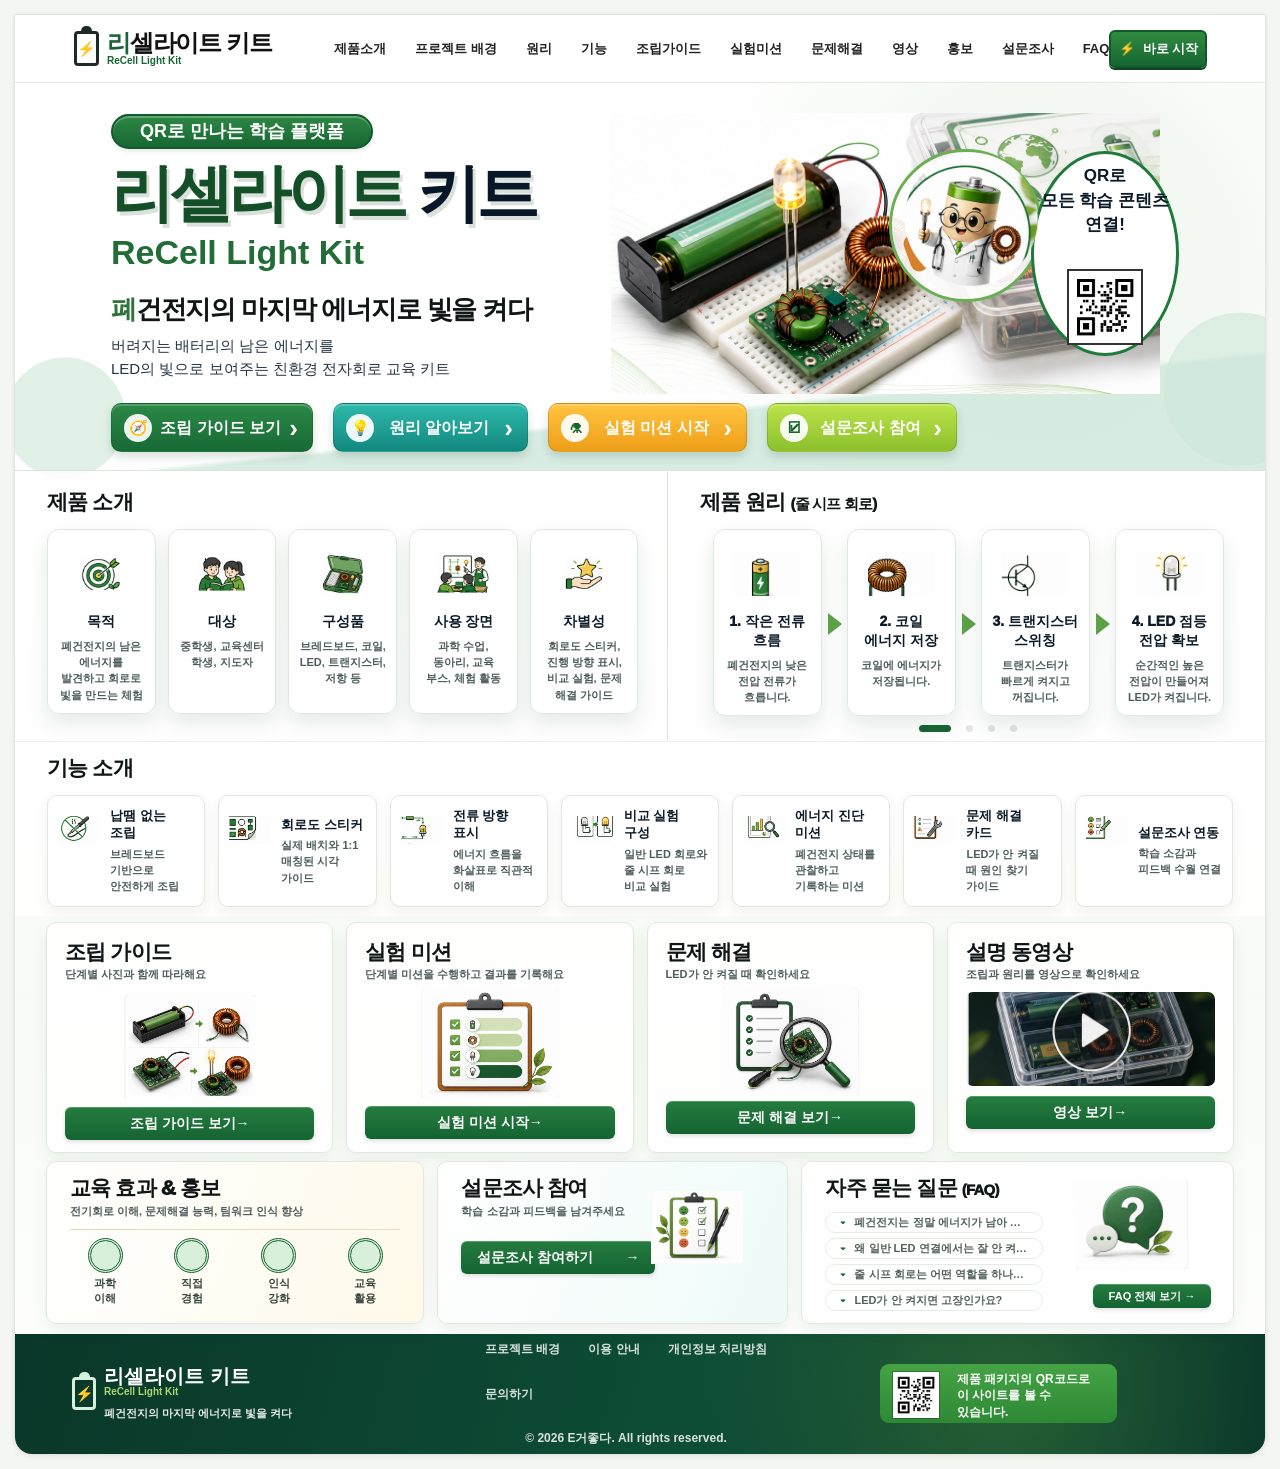
<file: index.html>
<!doctype html>
<html lang="ko">
  <head>
    <meta charset="utf-8">
    <meta name="viewport" content="width=device-width, initial-scale=1">
    <meta name="description" content="ReCell Light Kit QR 학습 플랫폼">
    <title>리셀라이트 키트 | ReCell Light Kit</title>
    <link rel="stylesheet" href="styles.css?v=project-background-1">
  </head>
  <body>
    <div class="page-shell">
      <header class="site-header">
        <a class="brand" href="index.html#top" aria-label="리셀라이트 키트 첫 화면">
          <span class="brand-battery" aria-hidden="true">
            <span class="bolt">⚡</span>
          </span>
          <span class="brand-copy">
            <strong>리셀라이트 키트</strong>
            <small>ReCell Light Kit</small>
          </span>
        </a>
        <nav class="nav-links" aria-label="주요 메뉴">
          <a href="product.html">제품소개</a>
          <a href="background.html">프로젝트 배경</a>
          <a href="principle.html">원리</a>
          <a href="product.html#features-detail">기능</a>
          <a href="guide.html">조립가이드</a>
          <a href="missions.html">실험미션</a>
          <a href="trouble.html">문제해결</a>
          <a href="video.html">영상</a>
          <a href="product.html#promo-detail">홍보</a>
          <a href="survey.html">설문조사</a>
          <a href="faq.html">FAQ</a>
        </nav>
        <a class="start-button" href="guide.html"><span>⚡</span> 바로 시작</a>
      </header>

      <main id="top">
        <section class="hero">
          <div class="hero-copy">
            <p class="hero-badge">QR로 만나는 학습 플랫폼</p>
            <h1>리셀라이트 <span>키트</span></h1>
            <p class="english-title">ReCell Light Kit</p>
            <h2>폐건전지의 마지막 에너지로 빛을 켜다</h2>
            <p class="hero-desc">버려지는 배터리의 남은 에너지를<br>LED의 빛으로 보여주는 친환경 전자회로 교육 키트</p>
            <div class="hero-actions" aria-label="빠른 이동">
              <a class="cta green" href="guide.html"><span class="round-icon">🧭</span> 조립 가이드 보기 <b>›</b></a>
              <a class="cta teal" href="principle.html"><span class="round-icon">💡</span> 원리 알아보기 <b>›</b></a>
              <a class="cta yellow" href="missions.html"><span class="round-icon">⚗</span> 실험 미션 시작 <b>›</b></a>
              <a class="cta lime" href="survey.html"><span class="round-icon">☑</span> 설문조사 참여 <b>›</b></a>
            </div>
          </div>

          <div class="hero-visual" aria-label="배터리, LED, 코일, 투명 키트 박스, QR 안내 이미지">
            <div class="breadboard">
              <div class="battery-holder"><span></span></div>
              <div class="led-glow"></div>
              <div class="circuit-board"></div>
              <div class="small-coil"></div>
              <div class="big-coil"></div>
            </div>
            <div class="kit-box">
              <div class="box-label">
                <span class="dial"></span>
                <span class="mini-lines"></span>
              </div>
            </div>
            <div class="character-badge">
              <div class="battery-doctor">
                <span class="face">◎</span>
              </div>
            </div>
            <aside class="qr-card">
              <strong>QR로<br>모든 학습 콘텐츠<br>연결!</strong>
              <span class="fake-qr" aria-hidden="true"></span>
            </aside>
            <div class="leaf leaf-left"></div>
            <div class="leaf leaf-right"></div>
          </div>
        </section>

        <section class="split-section">
          <div class="panel product-panel" id="product">
            <h2>제품 소개</h2>
            <div class="intro-cards">
              <article class="mini-card"><span class="line-icon target"></span><h3>목적</h3><p>폐건전지의 남은 에너지를 발견하고 회로로 빛을 만드는 체험</p></article>
              <article class="mini-card"><span class="line-icon people"></span><h3>대상</h3><p>중학생, 교육센터 학생, 지도자</p></article>
              <article class="mini-card"><span class="line-icon box"></span><h3>구성품</h3><p>브레드보드, 코일, LED, 트랜지스터, 저항 등</p></article>
              <article class="mini-card"><span class="line-icon school"></span><h3>사용 장면</h3><p>과학 수업, 동아리, 교육 부스, 체험 활동</p></article>
              <article class="mini-card"><span class="line-icon star"></span><h3>차별성</h3><p>회로도 스티커, 진행 방향 표시, 비교 실험, 문제 해결 가이드</p></article>
            </div>
          </div>

          <div class="panel principle-panel" id="principle">
            <h2>제품 원리 <small>(줄 시프 회로)</small></h2>
            <div class="principle-flow">
              <article class="step-card"><span class="step-icon battery"></span><h3>1. 작은 전류 흐름</h3><p>폐건전지의 낮은 전압 전류가 흐릅니다.</p></article>
              <article class="step-card"><span class="step-icon coil"></span><h3>2. 코일 에너지 저장</h3><p>코일에 에너지가 저장됩니다.</p></article>
              <article class="step-card"><span class="step-icon switch"></span><h3>3. 트랜지스터 스위칭</h3><p>트랜지스터가 빠르게 켜지고 꺼집니다.</p></article>
              <article class="step-card"><span class="step-icon led"></span><h3>4. LED 점등 전압 확보</h3><p>순간적인 높은 전압이 만들어져 LED가 켜집니다.</p></article>
            </div>
            <div class="slider-dots" aria-hidden="true"><span></span><i></i><i></i><i></i></div>
          </div>
        </section>

        <section class="features-panel" id="features">
          <h2>기능 소개</h2>
          <div class="feature-row">
            <article><span class="feature-icon">🔋</span><h3>납땜 없는 조립</h3><p>브레드보드 기반으로 안전하게 조립</p></article>
            <article><span class="feature-icon">📝</span><h3>회로도 스티커</h3><p>실제 배치와 1:1 매칭된 시각 가이드</p></article>
            <article><span class="feature-icon">♻</span><h3>전류 방향 표시</h3><p>에너지 흐름을 화살표로 직관적 이해</p></article>
            <article><span class="feature-icon">💡</span><h3>비교 실험 구성</h3><p>일반 LED 회로와 줄 시프 회로 비교 실험</p></article>
            <article><span class="feature-icon">📊</span><h3>에너지 진단 미션</h3><p>폐건전지 상태를 관찰하고 기록하는 미션</p></article>
            <article><span class="feature-icon">📋</span><h3>문제 해결 카드</h3><p>LED가 안 켜질 때 원인 찾기 가이드</p></article>
            <article><span class="feature-icon">☑</span><h3>설문조사 연동</h3><p>학습 소감과 피드백 수월 연결</p></article>
          </div>
        </section>

        <section class="major-grid">
          <article class="major-card" id="guide">
            <h2>조립 가이드</h2>
            <p>단계별 사진과 함께 따라해요</p>
            <div class="assembly-strip">
              <span class="part battery-part"></span><b>1. 준비물 확인</b>
              <span class="part coil-part"></span><b>2. 코일 감기</b>
              <span class="part board-part"></span><b>3. 회로 연결</b>
              <span class="part holder-part"></span><b>4. LED 점등 확인</b>
            </div>
            <a class="wide-button" href="guide.html">조립 가이드 보기 <span>→</span></a>
          </article>

          <article class="major-card mission-card" id="missions">
            <h2>실험 미션</h2>
            <p>단계별 미션을 수행하고 결과를 기록해요</p>
            <div class="mission-body">
              <span class="clipboard"></span>
              <ul>
                <li><b>미션 1</b><span>일반 LED 회로 실험</span></li>
                <li><b>미션 2</b><span>줄 시프 회로 실험</span></li>
                <li><b>미션 3</b><span>새/폐건전지 비교</span></li>
                <li><b>미션 4</b><span>코일 변화 실험</span></li>
              </ul>
            </div>
            <a class="wide-button" href="missions.html">실험 미션 시작 <span>→</span></a>
          </article>

          <article class="major-card trouble-card" id="trouble">
            <h2>문제 해결</h2>
            <p>LED가 안 켜질 때 확인하세요</p>
            <div class="trouble-body">
              <ul>
                <li>LED 극성 확인</li>
                <li>트랜지스터 방향 확인</li>
                <li>코일 방향/연결 확인</li>
                <li>배터리 전압 확인</li>
                <li>브레드보드 접촉 확인</li>
                <li>저항 위치 확인</li>
              </ul>
              <span class="magnifier"></span>
            </div>
            <a class="wide-button" href="trouble.html">문제 해결 보기 <span>→</span></a>
          </article>

          <article class="major-card video-card" id="video">
            <h2>설명 동영상</h2>
            <p>조립과 원리를 영상으로 확인하세요</p>
            <div class="video-thumb">
              <div class="kit-preview"></div>
              <span class="play">▶</span>
            </div>
            <a class="wide-button" href="video.html">영상 보기 <span>→</span></a>
          </article>
        </section>

        <section class="bottom-grid">
          <article class="bottom-card promo-card" id="promo">
            <h2>교육 효과 &amp; 홍보</h2>
            <p>전기회로 이해, 문제해결 능력, 팀워크 인식 향상</p>
            <div class="effect-row">
              <span>과학<br>이해</span>
              <span>직접<br>경험</span>
              <span>인식<br>강화</span>
              <span>교육<br>활용</span>
            </div>
          </article>
          <article class="bottom-card survey-card" id="survey">
            <h2>설문조사 참여</h2>
            <p>학습 소감과 피드백을 남겨주세요</p>
            <a class="survey-button" href="survey.html">설문조사 참여하기 <span>→</span></a>
            <span class="survey-clip"></span>
          </article>
          <article class="bottom-card faq-card" id="faq">
            <h2>자주 묻는 질문 <small>(FAQ)</small></h2>
            <ul>
              <li>폐건전지는 정말 에너지가 남아 있나요?</li>
              <li>왜 일반 LED 연결에서는 잘 안 켜지나요?</li>
              <li>줄 시프 회로는 어떤 역할을 하나요?</li>
              <li>LED가 안 켜지면 고장인가요?</li>
            </ul>
            <span class="question-bubble">?</span>
            <a class="faq-more" href="faq.html">FAQ 전체 보기 →</a>
          </article>
        </section>
      </main>

      <footer class="site-footer">
        <div class="footer-brand">
          <span class="brand-battery small" aria-hidden="true"><span class="bolt">⚡</span></span>
          <div><strong>리셀라이트 키트</strong><small>ReCell Light Kit</small><p>폐건전지의 마지막 에너지로 빛을 켜다</p></div>
        </div>
        <div class="footer-links"><a href="background.html">프로젝트 배경</a><a href="guide.html">이용 안내</a><a href="survey.html">개인정보 처리방침</a><a href="faq.html">문의하기</a><span>© 2026 E거좋다. All rights reserved.</span></div>
        <div class="footer-qr"><span class="fake-qr dark"></span><strong>제품 패키지의 QR코드로<br>이 사이트를 볼 수 있습니다.</strong></div>
      </footer>
    </div>
  </body>
</html>
</file>
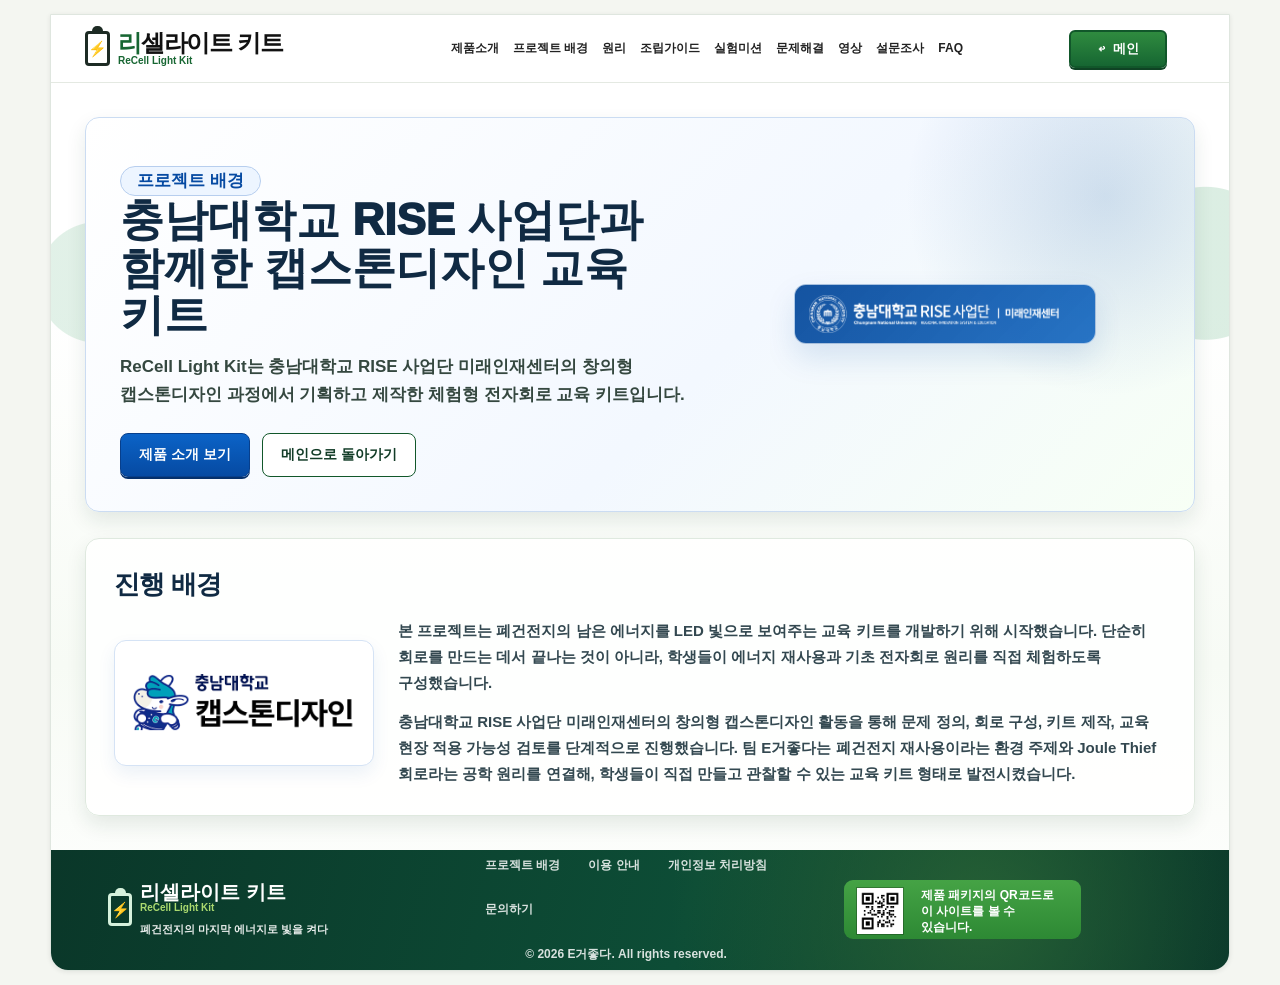
<file: background.html>
<!doctype html>
<html lang="ko">
  <head>
    <meta charset="utf-8">
    <meta name="viewport" content="width=device-width, initial-scale=1">
    <meta name="description" content="리셀라이트 키트의 충남대학교 RISE 사업단 캡스톤디자인 프로젝트 배경">
    <title>프로젝트 배경 | 리셀라이트 키트</title>
    <link rel="stylesheet" href="styles.css?v=project-background-1">
  </head>
  <body class="detail-page background-page">
    <div class="page-shell">
      <header class="site-header">
        <a class="brand" href="index.html#top" aria-label="메인으로 이동">
          <span class="brand-battery" aria-hidden="true"><span class="bolt">⚡</span></span>
          <span class="brand-copy"><strong>리셀라이트 키트</strong><small>ReCell Light Kit</small></span>
        </a>
        <nav class="nav-links" aria-label="상세 메뉴">
          <a href="product.html">제품소개</a>
          <a href="background.html">프로젝트 배경</a>
          <a href="principle.html">원리</a>
          <a href="guide.html">조립가이드</a>
          <a href="missions.html">실험미션</a>
          <a href="trouble.html">문제해결</a>
          <a href="video.html">영상</a>
          <a href="survey.html">설문조사</a>
          <a href="faq.html">FAQ</a>
        </nav>
        <a class="start-button" href="index.html#top"><span>↩</span> 메인</a>
      </header>

      <main class="detail-main">
        <section class="detail-hero background-hero">
          <div class="detail-copy">
            <p class="detail-kicker">프로젝트 배경</p>
            <h1>충남대학교 RISE 사업단과 함께한 캡스톤디자인 교육 키트</h1>
            <p>ReCell Light Kit는 충남대학교 RISE 사업단 미래인재센터의 창의형 캡스톤디자인 과정에서 기획하고 제작한 체험형 전자회로 교육 키트입니다.</p>
            <div class="next-actions">
              <a class="next-link" href="product.html">제품 소개 보기</a>
              <a class="back-link" href="index.html#top">메인으로 돌아가기</a>
            </div>
          </div>
          <figure class="detail-media background-logo-card">
            <img src="assets/cnu-rise-banner.png" alt="충남대학교 RISE 사업단 미래인재센터 로고">
          </figure>
        </section>

        <section class="detail-section affiliation-section">
          <h2>진행 배경</h2>
          <div class="affiliation-grid">
            <figure class="affiliation-logo">
              <img src="assets/cnu-capstone-logo.png" alt="충남대학교 캡스톤디자인 로고">
            </figure>
            <div>
              <p>본 프로젝트는 폐건전지의 남은 에너지를 LED 빛으로 보여주는 교육 키트를 개발하기 위해 시작했습니다. 단순히 회로를 만드는 데서 끝나는 것이 아니라, 학생들이 에너지 재사용과 기초 전자회로 원리를 직접 체험하도록 구성했습니다.</p>
              <p>충남대학교 RISE 사업단 미래인재센터의 창의형 캡스톤디자인 활동을 통해 문제 정의, 회로 구성, 키트 제작, 교육 현장 적용 가능성 검토를 단계적으로 진행했습니다. 팀 E거좋다는 폐건전지 재사용이라는 환경 주제와 Joule Thief 회로라는 공학 원리를 연결해, 학생들이 직접 만들고 관찰할 수 있는 교육 키트 형태로 발전시켰습니다.</p>
            </div>
          </div>
        </section>
      </main>

      <footer class="site-footer">
        <div class="footer-brand">
          <span class="brand-battery small" aria-hidden="true"><span class="bolt">⚡</span></span>
          <div><strong>리셀라이트 키트</strong><small>ReCell Light Kit</small><p>폐건전지의 마지막 에너지로 빛을 켜다</p></div>
        </div>
        <div class="footer-links"><a href="background.html">프로젝트 배경</a><a href="guide.html">이용 안내</a><a href="survey.html">개인정보 처리방침</a><a href="faq.html">문의하기</a><span>© 2026 E거좋다. All rights reserved.</span></div>
        <div class="footer-qr"><span class="fake-qr dark"></span><strong>제품 패키지의 QR코드로<br>이 사이트를 볼 수 있습니다.</strong></div>
      </footer>
    </div>
  </body>
</html>
</file>
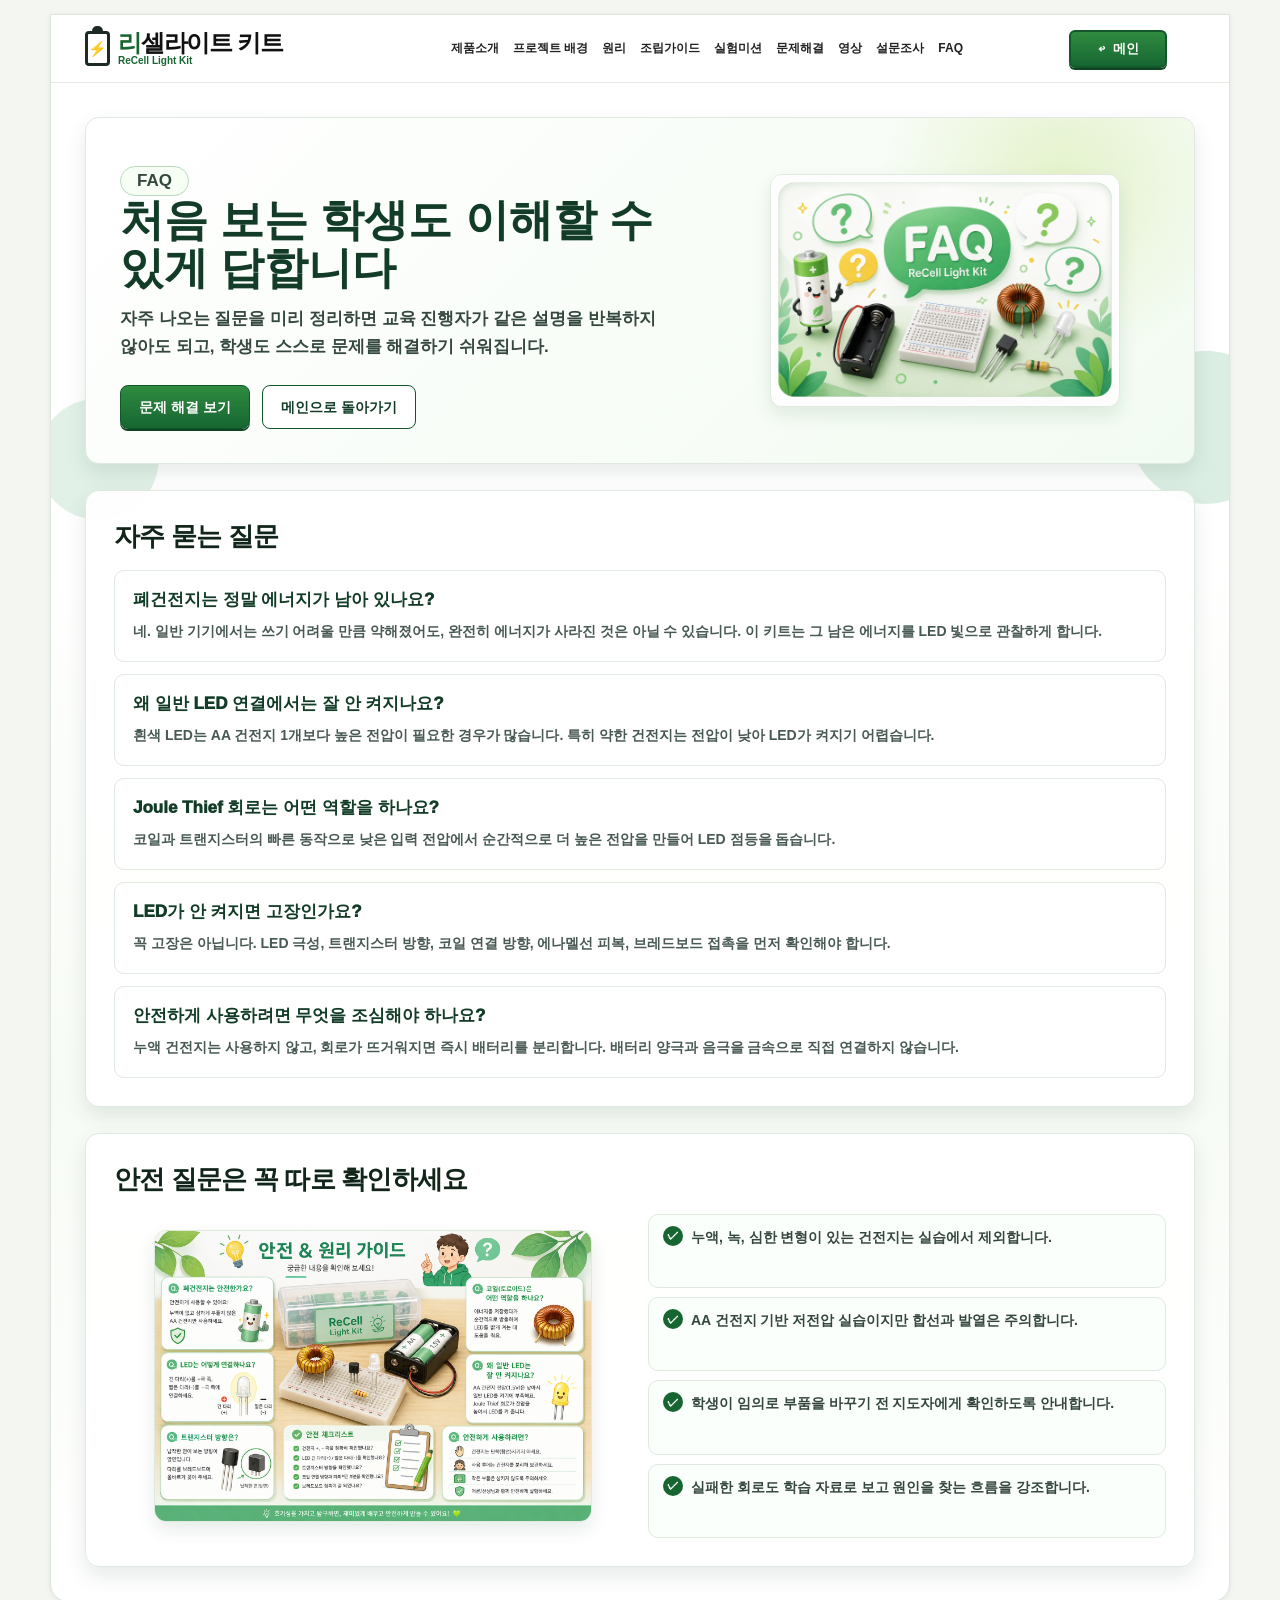
<file: faq.html>
<!doctype html>
<html lang="ko">
  <head>
    <meta charset="utf-8">
    <meta name="viewport" content="width=device-width, initial-scale=1">
    <meta name="description" content="리셀라이트 키트 자주 묻는 질문">
    <title>FAQ | 리셀라이트 키트</title>
    <link rel="stylesheet" href="styles.css?v=detail-pages-1">
  </head>
  <body class="detail-page">
    <div class="page-shell">
      <header class="site-header">
        <a class="brand" href="index.html#top" aria-label="메인으로 이동"><span class="brand-battery" aria-hidden="true"><span class="bolt">⚡</span></span><span class="brand-copy"><strong>리셀라이트 키트</strong><small>ReCell Light Kit</small></span></a>
        <nav class="nav-links" aria-label="상세 메뉴"><a href="product.html">제품소개</a><a href="background.html">프로젝트 배경</a><a href="principle.html">원리</a><a href="guide.html">조립가이드</a><a href="missions.html">실험미션</a><a href="trouble.html">문제해결</a><a href="video.html">영상</a><a href="survey.html">설문조사</a><a href="faq.html">FAQ</a></nav>
        <a class="start-button" href="index.html#top"><span>↩</span> 메인</a>
      </header>
      <main class="detail-main">
        <section class="detail-hero">
          <div class="detail-copy">
            <p class="detail-kicker">FAQ</p>
            <h1>처음 보는 학생도 이해할 수 있게 답합니다</h1>
            <p>자주 나오는 질문을 미리 정리하면 교육 진행자가 같은 설명을 반복하지 않아도 되고, 학생도 스스로 문제를 해결하기 쉬워집니다.</p>
            <div class="next-actions"><a class="next-link" href="trouble.html">문제 해결 보기</a><a class="back-link" href="index.html#top">메인으로 돌아가기</a></div>
          </div>
          <figure class="detail-media"><img src="assets/generated/detail-pages/faq-questions.png" alt="FAQ 질문 말풍선 이미지"></figure>
        </section>

        <section class="detail-section">
          <h2>자주 묻는 질문</h2>
          <div class="faq-list">
            <article class="faq-item"><h3>폐건전지는 정말 에너지가 남아 있나요?</h3><p>네. 일반 기기에서는 쓰기 어려울 만큼 약해졌어도, 완전히 에너지가 사라진 것은 아닐 수 있습니다. 이 키트는 그 남은 에너지를 LED 빛으로 관찰하게 합니다.</p></article>
            <article class="faq-item"><h3>왜 일반 LED 연결에서는 잘 안 켜지나요?</h3><p>흰색 LED는 AA 건전지 1개보다 높은 전압이 필요한 경우가 많습니다. 특히 약한 건전지는 전압이 낮아 LED가 켜지기 어렵습니다.</p></article>
            <article class="faq-item"><h3>Joule Thief 회로는 어떤 역할을 하나요?</h3><p>코일과 트랜지스터의 빠른 동작으로 낮은 입력 전압에서 순간적으로 더 높은 전압을 만들어 LED 점등을 돕습니다.</p></article>
            <article class="faq-item"><h3>LED가 안 켜지면 고장인가요?</h3><p>꼭 고장은 아닙니다. LED 극성, 트랜지스터 방향, 코일 연결 방향, 에나멜선 피복, 브레드보드 접촉을 먼저 확인해야 합니다.</p></article>
            <article class="faq-item"><h3>안전하게 사용하려면 무엇을 조심해야 하나요?</h3><p>누액 건전지는 사용하지 않고, 회로가 뜨거워지면 즉시 배터리를 분리합니다. 배터리 양극과 음극을 금속으로 직접 연결하지 않습니다.</p></article>
          </div>
        </section>

        <section class="detail-section">
          <h2>안전 질문은 꼭 따로 확인하세요</h2>
          <div class="detail-grid two">
            <figure class="detail-image"><img src="assets/generated/detail-pages/faq-safety.png" alt="안전과 원리 질문 안내 이미지"></figure>
            <ul class="check-list">
              <li>누액, 녹, 심한 변형이 있는 건전지는 실습에서 제외합니다.</li>
              <li>AA 건전지 기반 저전압 실습이지만 합선과 발열은 주의합니다.</li>
              <li>학생이 임의로 부품을 바꾸기 전 지도자에게 확인하도록 안내합니다.</li>
              <li>실패한 회로도 학습 자료로 보고 원인을 찾는 흐름을 강조합니다.</li>
            </ul>
          </div>
        </section>
      </main>
    </div>
  </body>
</html>
</file>
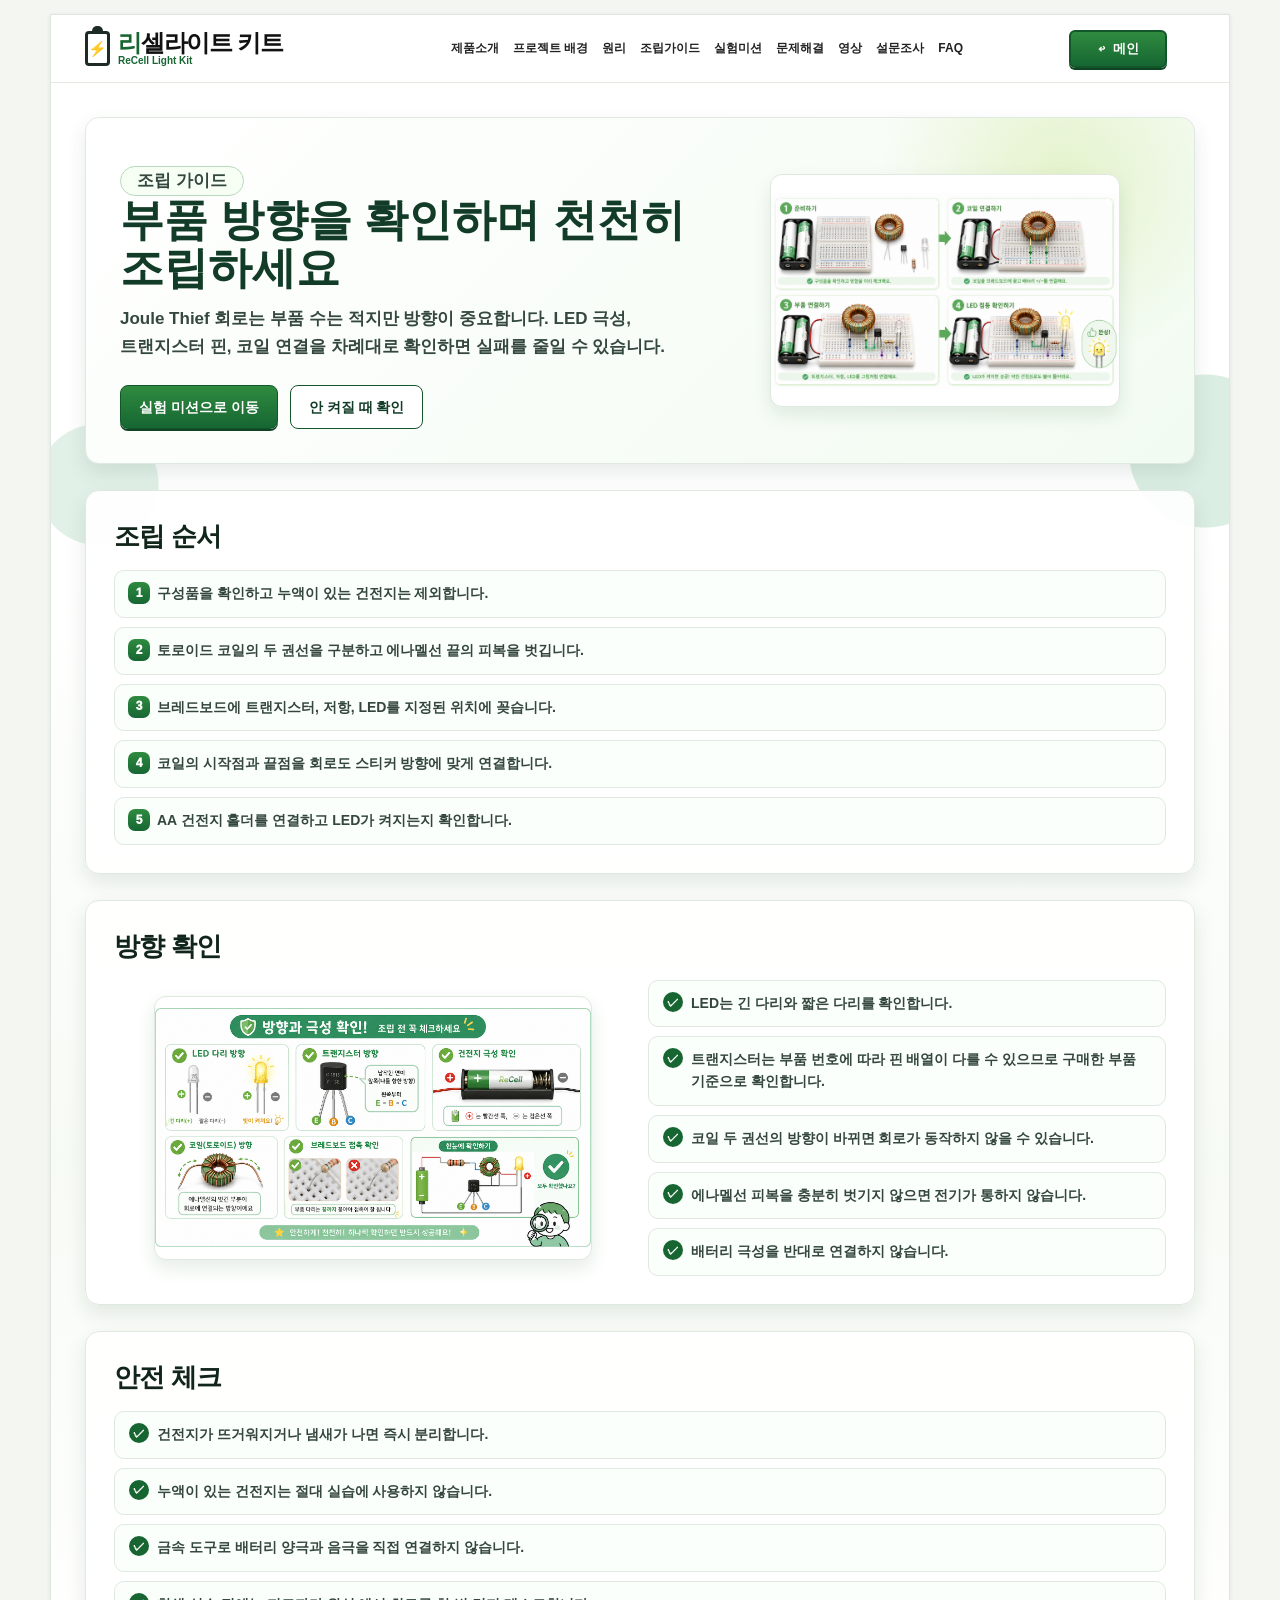
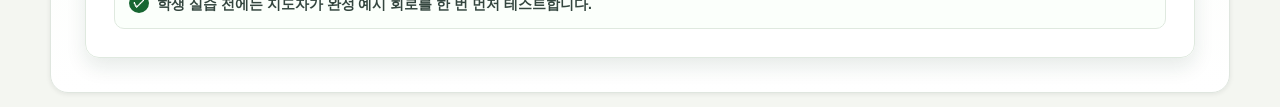
<file: guide.html>
<!doctype html>
<html lang="ko">
  <head>
    <meta charset="utf-8">
    <meta name="viewport" content="width=device-width, initial-scale=1">
    <meta name="description" content="리셀라이트 키트 조립 가이드">
    <title>조립 가이드 | 리셀라이트 키트</title>
    <link rel="stylesheet" href="styles.css?v=detail-pages-1">
  </head>
  <body class="detail-page">
    <div class="page-shell">
      <header class="site-header">
        <a class="brand" href="index.html#top" aria-label="메인으로 이동"><span class="brand-battery" aria-hidden="true"><span class="bolt">⚡</span></span><span class="brand-copy"><strong>리셀라이트 키트</strong><small>ReCell Light Kit</small></span></a>
        <nav class="nav-links" aria-label="상세 메뉴"><a href="product.html">제품소개</a><a href="background.html">프로젝트 배경</a><a href="principle.html">원리</a><a href="guide.html">조립가이드</a><a href="missions.html">실험미션</a><a href="trouble.html">문제해결</a><a href="video.html">영상</a><a href="survey.html">설문조사</a><a href="faq.html">FAQ</a></nav>
        <a class="start-button" href="index.html#top"><span>↩</span> 메인</a>
      </header>
      <main class="detail-main">
        <section class="detail-hero">
          <div class="detail-copy">
            <p class="detail-kicker">조립 가이드</p>
            <h1>부품 방향을 확인하며 천천히 조립하세요</h1>
            <p>Joule Thief 회로는 부품 수는 적지만 방향이 중요합니다. LED 극성, 트랜지스터 핀, 코일 연결을 차례대로 확인하면 실패를 줄일 수 있습니다.</p>
            <div class="next-actions"><a class="next-link" href="missions.html">실험 미션으로 이동</a><a class="back-link" href="trouble.html">안 켜질 때 확인</a></div>
          </div>
          <figure class="detail-media"><img src="assets/generated/detail-pages/guide-steps.png" alt="조립 단계 이미지"></figure>
        </section>

        <section class="detail-section">
          <h2>조립 순서</h2>
          <ol class="step-list">
            <li>구성품을 확인하고 누액이 있는 건전지는 제외합니다.</li>
            <li>토로이드 코일의 두 권선을 구분하고 에나멜선 끝의 피복을 벗깁니다.</li>
            <li>브레드보드에 트랜지스터, 저항, LED를 지정된 위치에 꽂습니다.</li>
            <li>코일의 시작점과 끝점을 회로도 스티커 방향에 맞게 연결합니다.</li>
            <li>AA 건전지 홀더를 연결하고 LED가 켜지는지 확인합니다.</li>
          </ol>
        </section>

        <section class="detail-section">
          <h2>방향 확인</h2>
          <div class="detail-grid two">
            <figure class="detail-image"><img src="assets/generated/detail-pages/guide-polarity.png" alt="LED와 부품 방향 확인 이미지"></figure>
            <ul class="check-list">
              <li>LED는 긴 다리와 짧은 다리를 확인합니다.</li>
              <li>트랜지스터는 부품 번호에 따라 핀 배열이 다를 수 있으므로 구매한 부품 기준으로 확인합니다.</li>
              <li>코일 두 권선의 방향이 바뀌면 회로가 동작하지 않을 수 있습니다.</li>
              <li>에나멜선 피복을 충분히 벗기지 않으면 전기가 통하지 않습니다.</li>
              <li>배터리 극성을 반대로 연결하지 않습니다.</li>
            </ul>
          </div>
        </section>

        <section class="detail-section">
          <h2>안전 체크</h2>
          <ul class="check-list">
            <li>건전지가 뜨거워지거나 냄새가 나면 즉시 분리합니다.</li>
            <li>누액이 있는 건전지는 절대 실습에 사용하지 않습니다.</li>
            <li>금속 도구로 배터리 양극과 음극을 직접 연결하지 않습니다.</li>
            <li>학생 실습 전에는 지도자가 완성 예시 회로를 한 번 먼저 테스트합니다.</li>
          </ul>
        </section>
      </main>
    </div>
  </body>
</html>
</file>
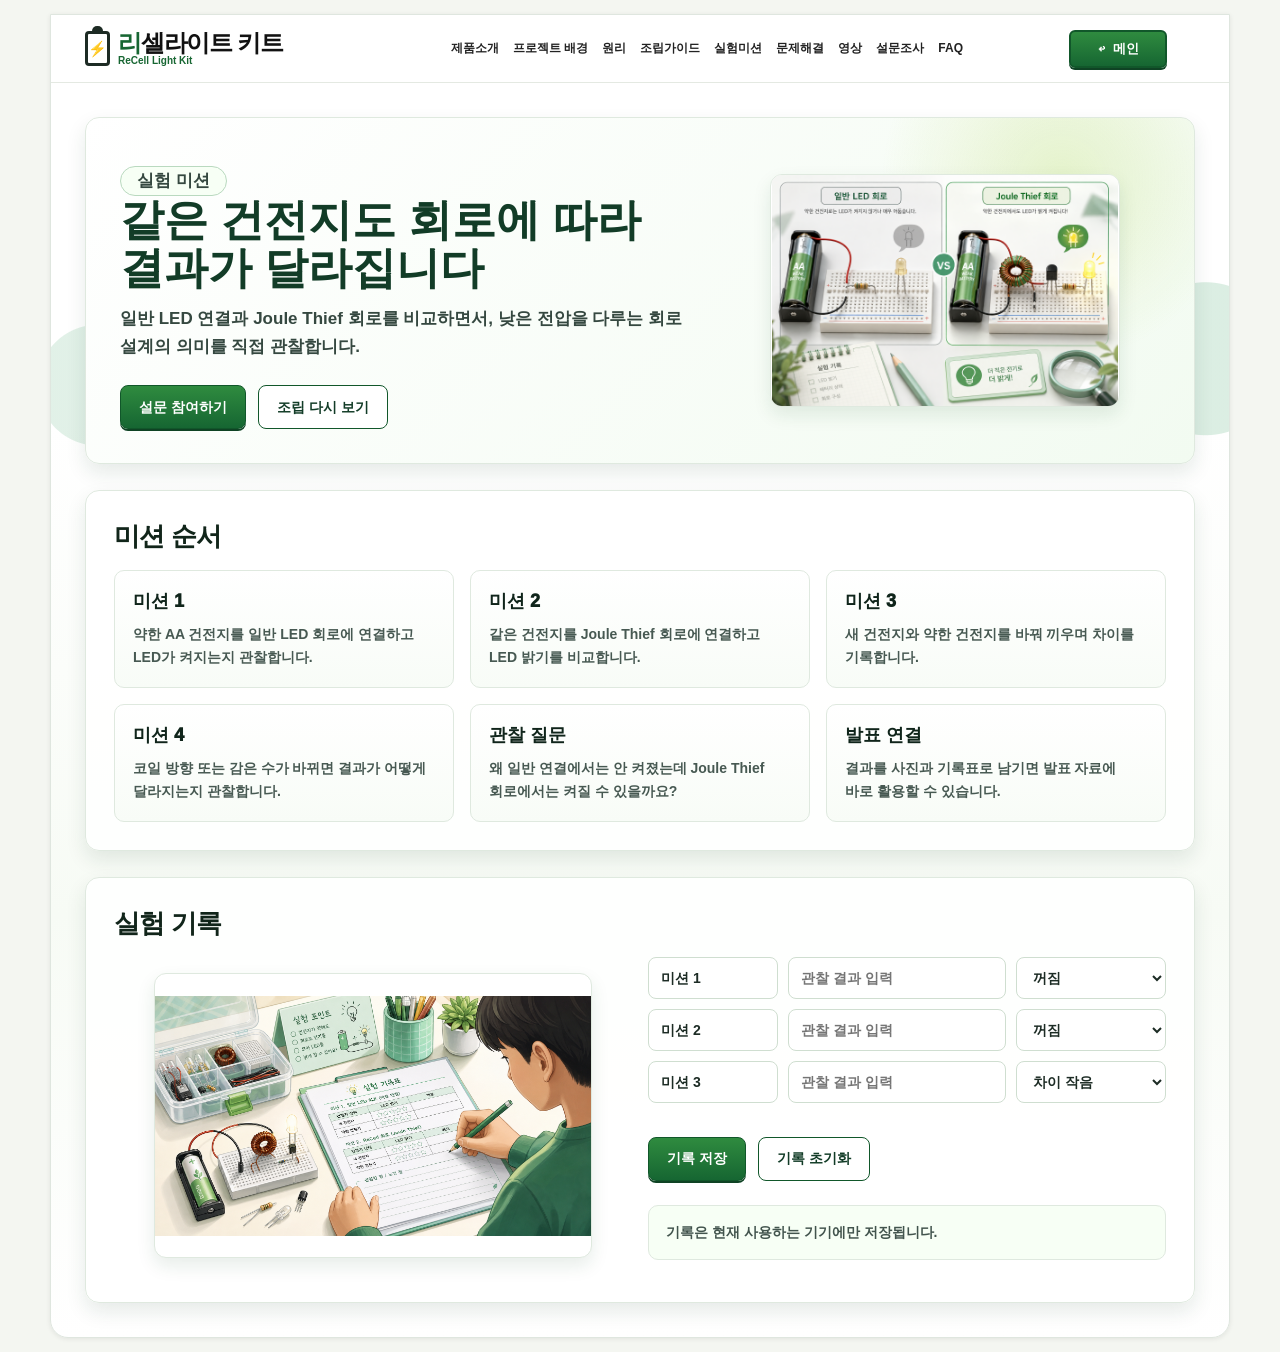
<file: missions.html>
<!doctype html>
<html lang="ko">
  <head>
    <meta charset="utf-8">
    <meta name="viewport" content="width=device-width, initial-scale=1">
    <meta name="description" content="리셀라이트 키트 실험 미션">
    <title>실험 미션 | 리셀라이트 키트</title>
    <link rel="stylesheet" href="styles.css?v=detail-pages-1">
  </head>
  <body class="detail-page">
    <div class="page-shell">
      <header class="site-header">
        <a class="brand" href="index.html#top" aria-label="메인으로 이동"><span class="brand-battery" aria-hidden="true"><span class="bolt">⚡</span></span><span class="brand-copy"><strong>리셀라이트 키트</strong><small>ReCell Light Kit</small></span></a>
        <nav class="nav-links" aria-label="상세 메뉴"><a href="product.html">제품소개</a><a href="background.html">프로젝트 배경</a><a href="principle.html">원리</a><a href="guide.html">조립가이드</a><a href="missions.html">실험미션</a><a href="trouble.html">문제해결</a><a href="video.html">영상</a><a href="survey.html">설문조사</a><a href="faq.html">FAQ</a></nav>
        <a class="start-button" href="index.html#top"><span>↩</span> 메인</a>
      </header>
      <main class="detail-main">
        <section class="detail-hero">
          <div class="detail-copy">
            <p class="detail-kicker">실험 미션</p>
            <h1>같은 건전지도 회로에 따라 결과가 달라집니다</h1>
            <p>일반 LED 연결과 Joule Thief 회로를 비교하면서, 낮은 전압을 다루는 회로 설계의 의미를 직접 관찰합니다.</p>
            <div class="next-actions"><a class="next-link" href="survey.html">설문 참여하기</a><a class="back-link" href="guide.html">조립 다시 보기</a></div>
          </div>
          <figure class="detail-media"><img src="assets/generated/detail-pages/missions-compare.png" alt="일반 LED 회로와 Joule Thief 회로 비교 이미지"></figure>
        </section>

        <section class="detail-section">
          <h2>미션 순서</h2>
          <div class="detail-grid">
            <article class="detail-card"><h3>미션 1</h3><p>약한 AA 건전지를 일반 LED 회로에 연결하고 LED가 켜지는지 관찰합니다.</p></article>
            <article class="detail-card"><h3>미션 2</h3><p>같은 건전지를 Joule Thief 회로에 연결하고 LED 밝기를 비교합니다.</p></article>
            <article class="detail-card"><h3>미션 3</h3><p>새 건전지와 약한 건전지를 바꿔 끼우며 차이를 기록합니다.</p></article>
            <article class="detail-card"><h3>미션 4</h3><p>코일 방향 또는 감은 수가 바뀌면 결과가 어떻게 달라지는지 관찰합니다.</p></article>
            <article class="detail-card"><h3>관찰 질문</h3><p>왜 일반 연결에서는 안 켜졌는데 Joule Thief 회로에서는 켜질 수 있을까요?</p></article>
            <article class="detail-card"><h3>발표 연결</h3><p>결과를 사진과 기록표로 남기면 발표 자료에 바로 활용할 수 있습니다.</p></article>
          </div>
        </section>

        <section class="detail-section">
          <h2>실험 기록</h2>
          <div class="detail-grid two">
            <figure class="detail-image"><img src="assets/generated/detail-pages/missions-record.png" alt="실험 기록 장면 이미지"></figure>
            <div class="detail-form-grid">
              <div class="mission-row" data-mission-row><input value="미션 1" aria-label="미션 이름"><input placeholder="관찰 결과 입력"><select aria-label="LED 결과"><option>꺼짐</option><option>약하게 켜짐</option><option>밝게 켜짐</option></select></div>
              <div class="mission-row" data-mission-row><input value="미션 2" aria-label="미션 이름"><input placeholder="관찰 결과 입력"><select aria-label="LED 결과"><option>꺼짐</option><option>약하게 켜짐</option><option>밝게 켜짐</option></select></div>
              <div class="mission-row" data-mission-row><input value="미션 3" aria-label="미션 이름"><input placeholder="관찰 결과 입력"><select aria-label="LED 결과"><option>차이 작음</option><option>차이 있음</option><option>차이 큼</option></select></div>
              <div class="next-actions"><button class="action-button" type="button" data-save-missions>기록 저장</button><button class="back-link" type="button" data-reset-missions>기록 초기화</button></div>
              <p class="notice-box" data-mission-status>기록은 현재 사용하는 기기에만 저장됩니다.</p>
            </div>
          </div>
        </section>
      </main>
    </div>
    <script src="main.js"></script>
  </body>
</html>
</file>
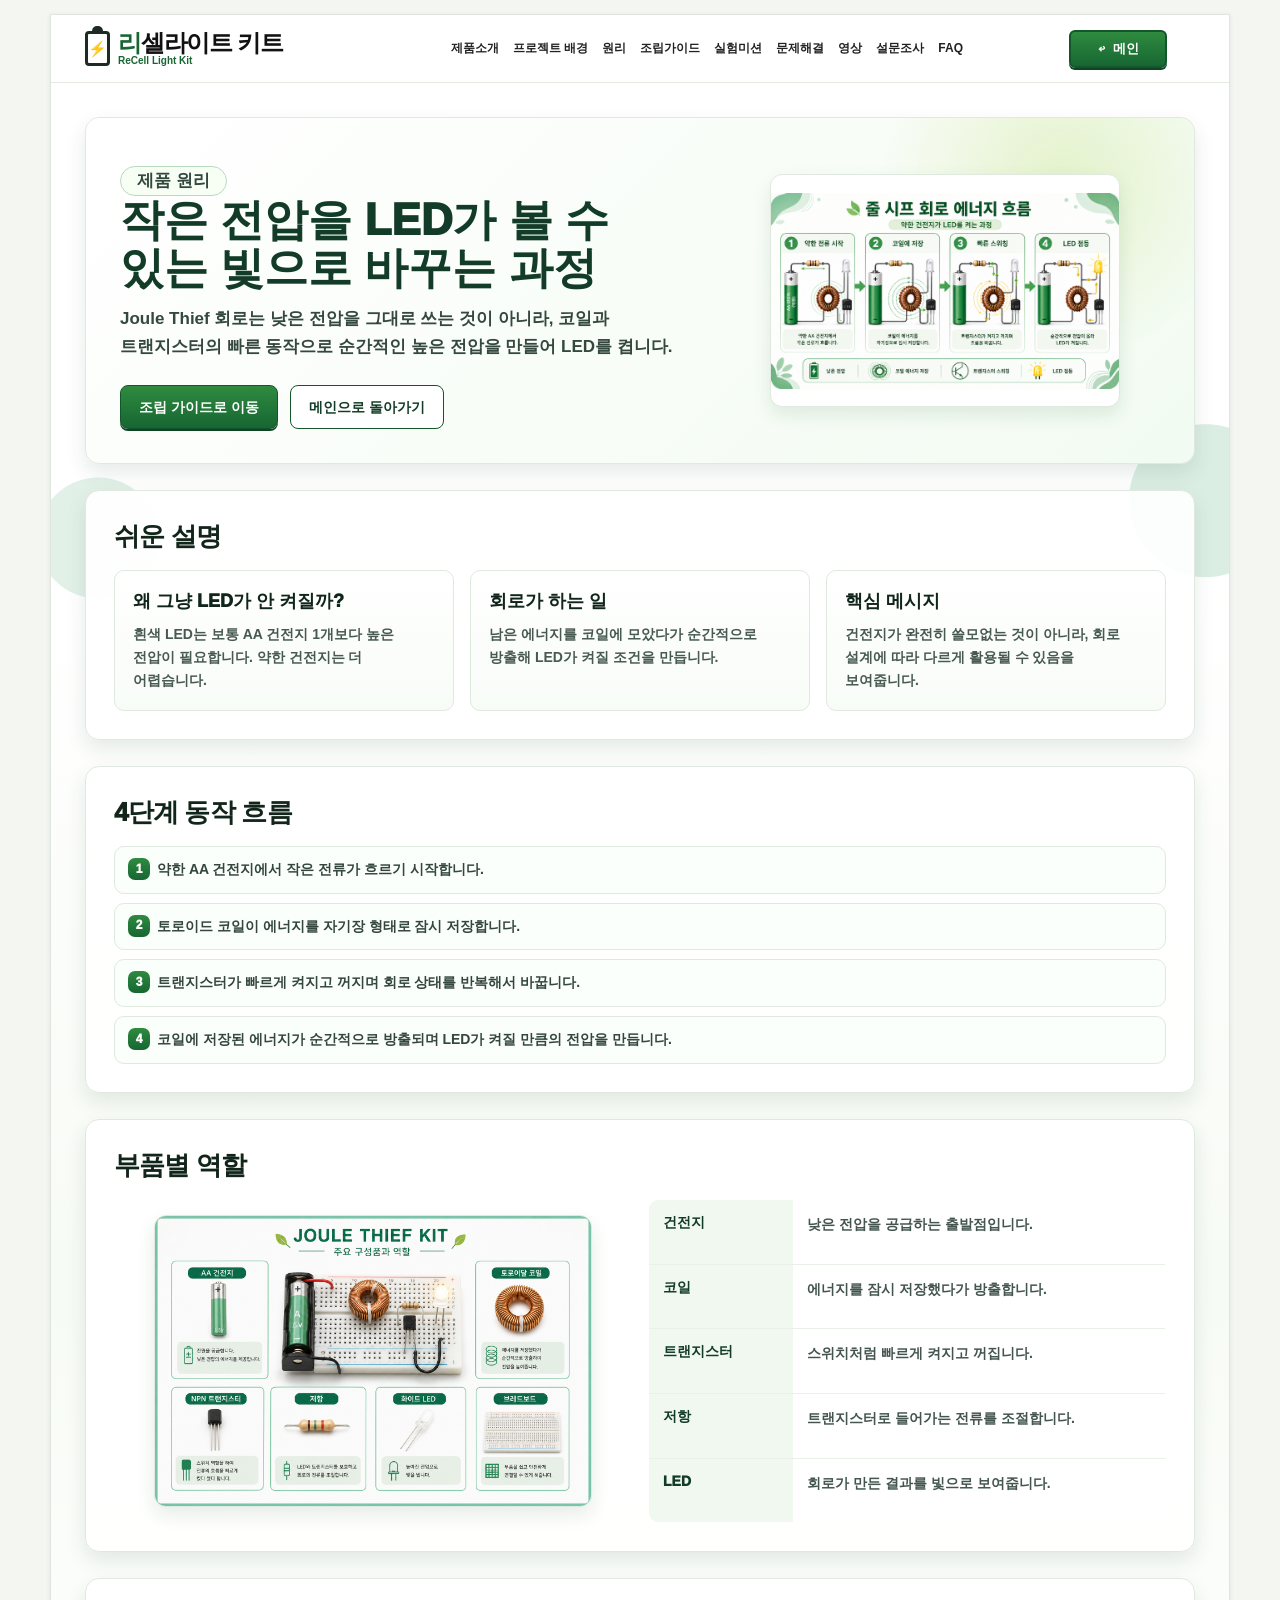
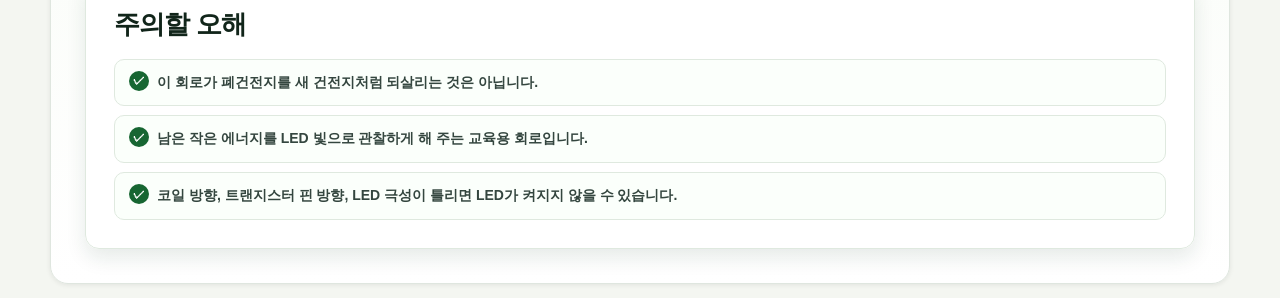
<file: principle.html>
<!doctype html>
<html lang="ko">
  <head>
    <meta charset="utf-8">
    <meta name="viewport" content="width=device-width, initial-scale=1">
    <meta name="description" content="Joule Thief 회로 원리 설명">
    <title>제품 원리 | 리셀라이트 키트</title>
    <link rel="stylesheet" href="styles.css?v=detail-pages-1">
  </head>
  <body class="detail-page">
    <div class="page-shell">
      <header class="site-header">
        <a class="brand" href="index.html#top" aria-label="메인으로 이동"><span class="brand-battery" aria-hidden="true"><span class="bolt">⚡</span></span><span class="brand-copy"><strong>리셀라이트 키트</strong><small>ReCell Light Kit</small></span></a>
        <nav class="nav-links" aria-label="상세 메뉴"><a href="product.html">제품소개</a><a href="background.html">프로젝트 배경</a><a href="principle.html">원리</a><a href="guide.html">조립가이드</a><a href="missions.html">실험미션</a><a href="trouble.html">문제해결</a><a href="video.html">영상</a><a href="survey.html">설문조사</a><a href="faq.html">FAQ</a></nav>
        <a class="start-button" href="index.html#top"><span>↩</span> 메인</a>
      </header>
      <main class="detail-main">
        <section class="detail-hero">
          <div class="detail-copy">
            <p class="detail-kicker">제품 원리</p>
            <h1>작은 전압을 LED가 볼 수 있는 빛으로 바꾸는 과정</h1>
            <p>Joule Thief 회로는 낮은 전압을 그대로 쓰는 것이 아니라, 코일과 트랜지스터의 빠른 동작으로 순간적인 높은 전압을 만들어 LED를 켭니다.</p>
            <div class="next-actions"><a class="next-link" href="guide.html">조립 가이드로 이동</a><a class="back-link" href="index.html#top">메인으로 돌아가기</a></div>
          </div>
          <figure class="detail-media"><img src="assets/generated/detail-pages/principle-flow-ko-imagegen.png" alt="줄 시프 회로 에너지 흐름 이미지"></figure>
        </section>

        <section class="detail-section">
          <h2>쉬운 설명</h2>
          <div class="detail-grid">
            <article class="detail-card"><h3>왜 그냥 LED가 안 켜질까?</h3><p>흰색 LED는 보통 AA 건전지 1개보다 높은 전압이 필요합니다. 약한 건전지는 더 어렵습니다.</p></article>
            <article class="detail-card"><h3>회로가 하는 일</h3><p>남은 에너지를 코일에 모았다가 순간적으로 방출해 LED가 켜질 조건을 만듭니다.</p></article>
            <article class="detail-card"><h3>핵심 메시지</h3><p>건전지가 완전히 쓸모없는 것이 아니라, 회로 설계에 따라 다르게 활용될 수 있음을 보여줍니다.</p></article>
          </div>
        </section>

        <section class="detail-section">
          <h2>4단계 동작 흐름</h2>
          <ol class="step-list">
            <li>약한 AA 건전지에서 작은 전류가 흐르기 시작합니다.</li>
            <li>토로이드 코일이 에너지를 자기장 형태로 잠시 저장합니다.</li>
            <li>트랜지스터가 빠르게 켜지고 꺼지며 회로 상태를 반복해서 바꿉니다.</li>
            <li>코일에 저장된 에너지가 순간적으로 방출되며 LED가 켜질 만큼의 전압을 만듭니다.</li>
          </ol>
        </section>

        <section class="detail-section">
          <h2>부품별 역할</h2>
          <div class="detail-grid two">
            <figure class="detail-image"><img src="assets/generated/detail-pages/principle-parts.png" alt="Joule Thief 부품 역할 이미지"></figure>
            <table class="detail-table">
              <tr><th>건전지</th><td>낮은 전압을 공급하는 출발점입니다.</td></tr>
              <tr><th>코일</th><td>에너지를 잠시 저장했다가 방출합니다.</td></tr>
              <tr><th>트랜지스터</th><td>스위치처럼 빠르게 켜지고 꺼집니다.</td></tr>
              <tr><th>저항</th><td>트랜지스터로 들어가는 전류를 조절합니다.</td></tr>
              <tr><th>LED</th><td>회로가 만든 결과를 빛으로 보여줍니다.</td></tr>
            </table>
          </div>
        </section>

        <section class="detail-section">
          <h2>주의할 오해</h2>
          <ul class="check-list">
            <li>이 회로가 폐건전지를 새 건전지처럼 되살리는 것은 아닙니다.</li>
            <li>남은 작은 에너지를 LED 빛으로 관찰하게 해 주는 교육용 회로입니다.</li>
            <li>코일 방향, 트랜지스터 핀 방향, LED 극성이 틀리면 LED가 켜지지 않을 수 있습니다.</li>
          </ul>
        </section>
      </main>
    </div>
  </body>
</html>
</file>
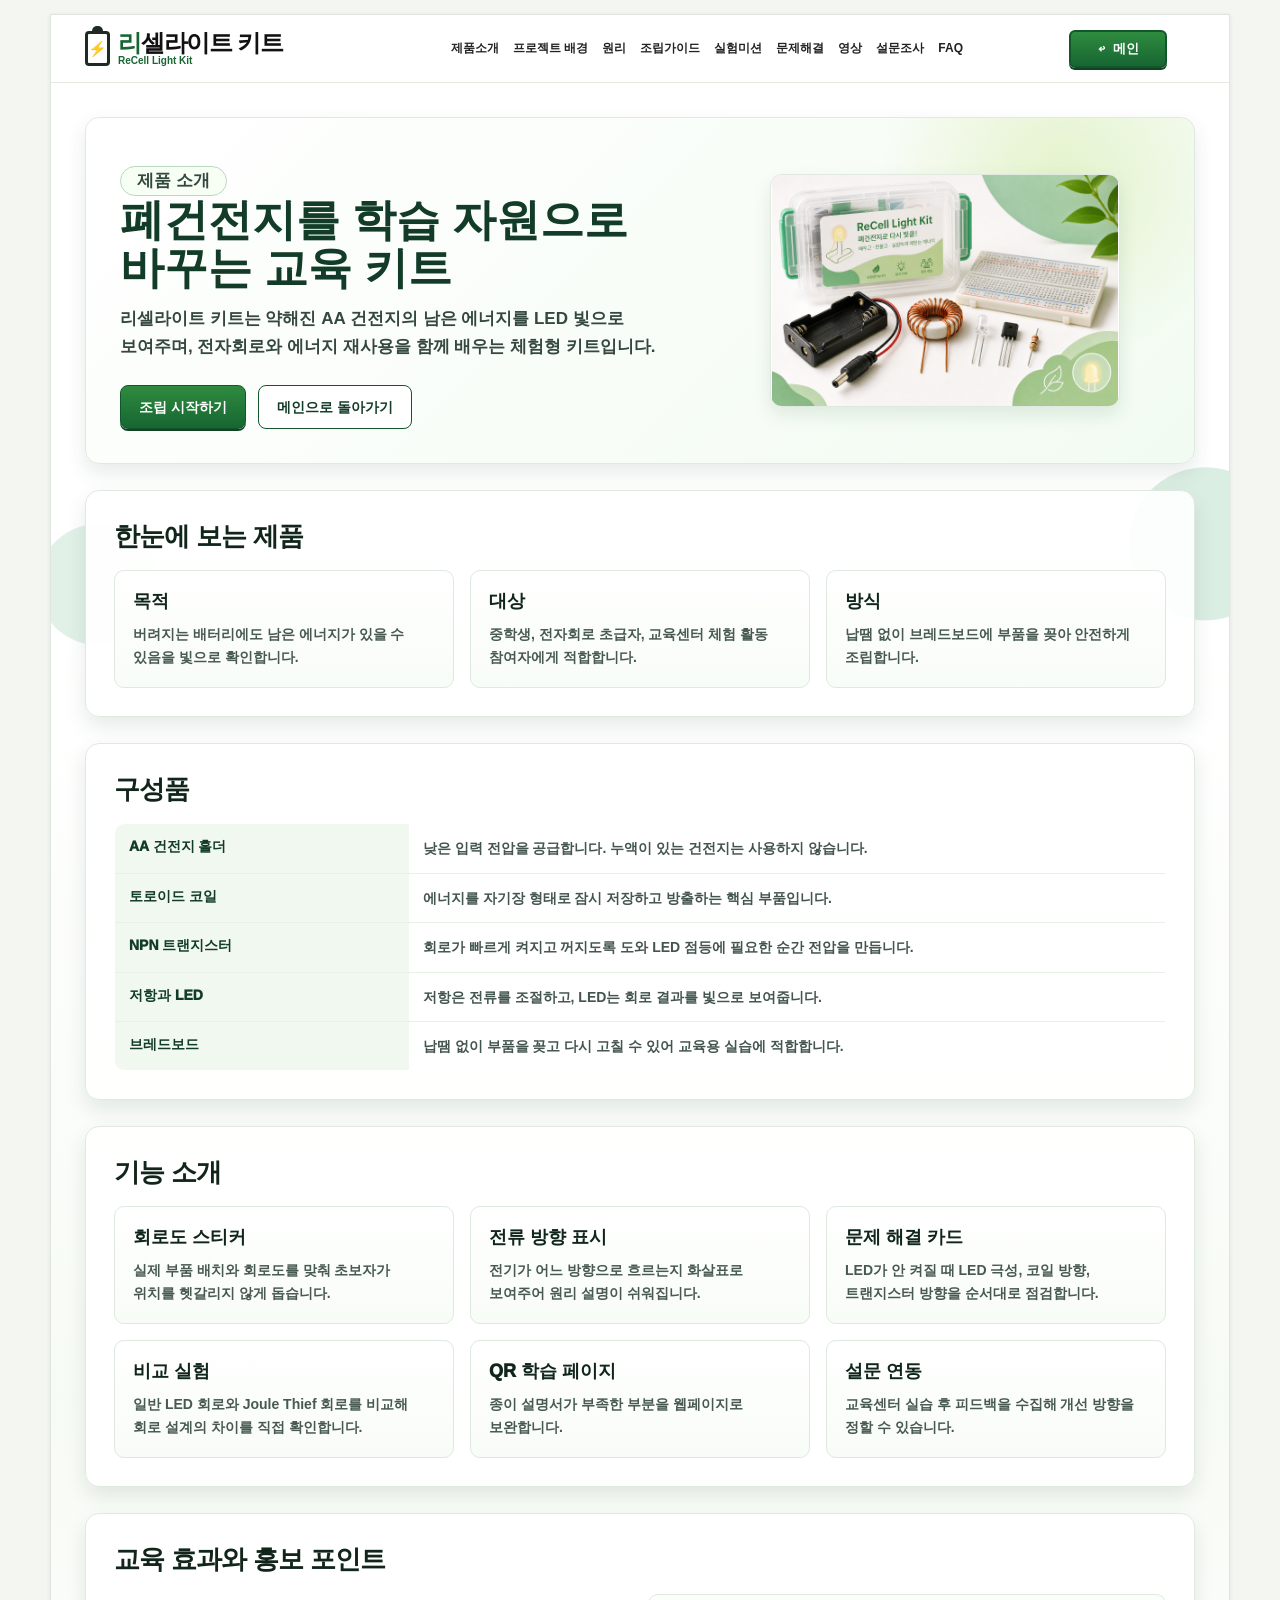
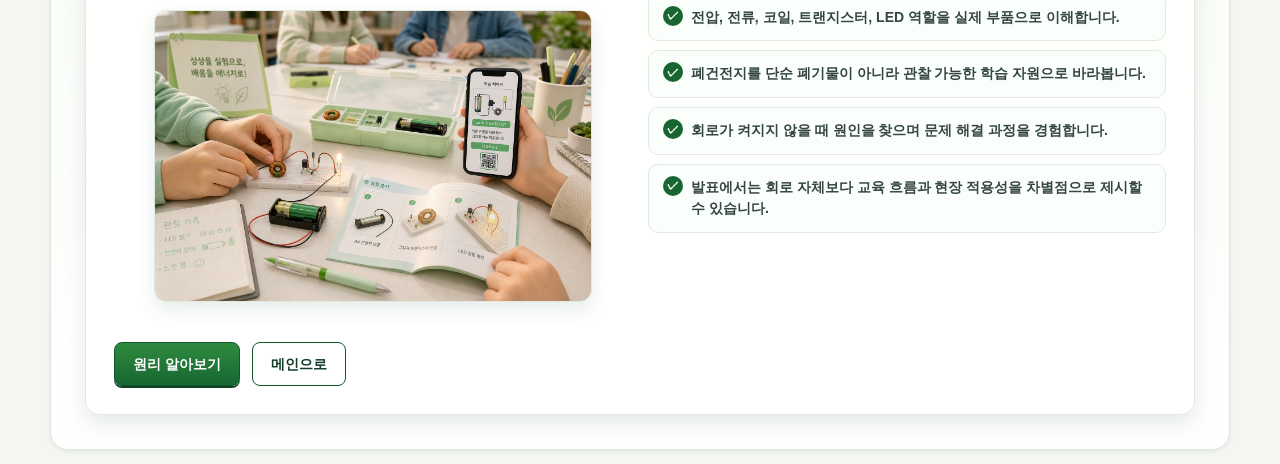
<file: product.html>
<!doctype html>
<html lang="ko">
  <head>
    <meta charset="utf-8">
    <meta name="viewport" content="width=device-width, initial-scale=1">
    <meta name="description" content="리셀라이트 키트 제품 소개와 기능 안내">
    <title>제품 소개 | 리셀라이트 키트</title>
    <link rel="stylesheet" href="styles.css?v=detail-pages-1">
  </head>
  <body class="detail-page">
    <div class="page-shell">
      <header class="site-header">
        <a class="brand" href="index.html#top" aria-label="메인으로 이동">
          <span class="brand-battery" aria-hidden="true"><span class="bolt">⚡</span></span>
          <span class="brand-copy"><strong>리셀라이트 키트</strong><small>ReCell Light Kit</small></span>
        </a>
        <nav class="nav-links" aria-label="상세 메뉴">
          <a href="product.html">제품소개</a>
          <a href="background.html">프로젝트 배경</a>
          <a href="principle.html">원리</a>
          <a href="guide.html">조립가이드</a>
          <a href="missions.html">실험미션</a>
          <a href="trouble.html">문제해결</a>
          <a href="video.html">영상</a>
          <a href="survey.html">설문조사</a>
          <a href="faq.html">FAQ</a>
        </nav>
        <a class="start-button" href="index.html#top"><span>↩</span> 메인</a>
      </header>

      <main class="detail-main">
        <section class="detail-hero">
          <div class="detail-copy">
            <p class="detail-kicker">제품 소개</p>
            <h1>폐건전지를 학습 자원으로 바꾸는 교육 키트</h1>
            <p>리셀라이트 키트는 약해진 AA 건전지의 남은 에너지를 LED 빛으로 보여주며, 전자회로와 에너지 재사용을 함께 배우는 체험형 키트입니다.</p>
            <div class="next-actions">
              <a class="next-link" href="guide.html">조립 시작하기</a>
              <a class="back-link" href="index.html#top">메인으로 돌아가기</a>
            </div>
          </div>
          <figure class="detail-media">
            <img src="assets/generated/detail-pages/product-components.png" alt="리셀라이트 키트 구성품 이미지">
          </figure>
        </section>

        <section class="detail-section">
          <h2>한눈에 보는 제품</h2>
          <div class="detail-grid">
            <article class="detail-card"><h3>목적</h3><p>버려지는 배터리에도 남은 에너지가 있을 수 있음을 빛으로 확인합니다.</p></article>
            <article class="detail-card"><h3>대상</h3><p>중학생, 전자회로 초급자, 교육센터 체험 활동 참여자에게 적합합니다.</p></article>
            <article class="detail-card"><h3>방식</h3><p>납땜 없이 브레드보드에 부품을 꽂아 안전하게 조립합니다.</p></article>
          </div>
        </section>

        <section class="detail-section">
          <h2>구성품</h2>
          <table class="detail-table">
            <tr><th>AA 건전지 홀더</th><td>낮은 입력 전압을 공급합니다. 누액이 있는 건전지는 사용하지 않습니다.</td></tr>
            <tr><th>토로이드 코일</th><td>에너지를 자기장 형태로 잠시 저장하고 방출하는 핵심 부품입니다.</td></tr>
            <tr><th>NPN 트랜지스터</th><td>회로가 빠르게 켜지고 꺼지도록 도와 LED 점등에 필요한 순간 전압을 만듭니다.</td></tr>
            <tr><th>저항과 LED</th><td>저항은 전류를 조절하고, LED는 회로 결과를 빛으로 보여줍니다.</td></tr>
            <tr><th>브레드보드</th><td>납땜 없이 부품을 꽂고 다시 고칠 수 있어 교육용 실습에 적합합니다.</td></tr>
          </table>
        </section>

        <section class="detail-section" id="features-detail">
          <h2>기능 소개</h2>
          <div class="detail-grid">
            <article class="detail-card"><h3>회로도 스티커</h3><p>실제 부품 배치와 회로도를 맞춰 초보자가 위치를 헷갈리지 않게 돕습니다.</p></article>
            <article class="detail-card"><h3>전류 방향 표시</h3><p>전기가 어느 방향으로 흐르는지 화살표로 보여주어 원리 설명이 쉬워집니다.</p></article>
            <article class="detail-card"><h3>문제 해결 카드</h3><p>LED가 안 켜질 때 LED 극성, 코일 방향, 트랜지스터 방향을 순서대로 점검합니다.</p></article>
            <article class="detail-card"><h3>비교 실험</h3><p>일반 LED 회로와 Joule Thief 회로를 비교해 회로 설계의 차이를 직접 확인합니다.</p></article>
            <article class="detail-card"><h3>QR 학습 페이지</h3><p>종이 설명서가 부족한 부분을 웹페이지로 보완합니다.</p></article>
            <article class="detail-card"><h3>설문 연동</h3><p>교육센터 실습 후 피드백을 수집해 개선 방향을 정할 수 있습니다.</p></article>
          </div>
        </section>

        <section class="detail-section" id="promo-detail">
          <h2>교육 효과와 홍보 포인트</h2>
          <div class="detail-grid two">
            <figure class="detail-image"><img src="assets/generated/detail-pages/product-workshop.png" alt="교육센터에서 키트를 사용하는 장면"></figure>
            <div>
              <ul class="check-list">
                <li>전압, 전류, 코일, 트랜지스터, LED 역할을 실제 부품으로 이해합니다.</li>
                <li>폐건전지를 단순 폐기물이 아니라 관찰 가능한 학습 자원으로 바라봅니다.</li>
                <li>회로가 켜지지 않을 때 원인을 찾으며 문제 해결 과정을 경험합니다.</li>
                <li>발표에서는 회로 자체보다 교육 흐름과 현장 적용성을 차별점으로 제시할 수 있습니다.</li>
              </ul>
            </div>
          </div>
          <div class="next-actions">
            <a class="next-link" href="principle.html">원리 알아보기</a>
            <a class="back-link" href="index.html#top">메인으로</a>
          </div>
        </section>
      </main>
    </div>
  </body>
</html>
</file>
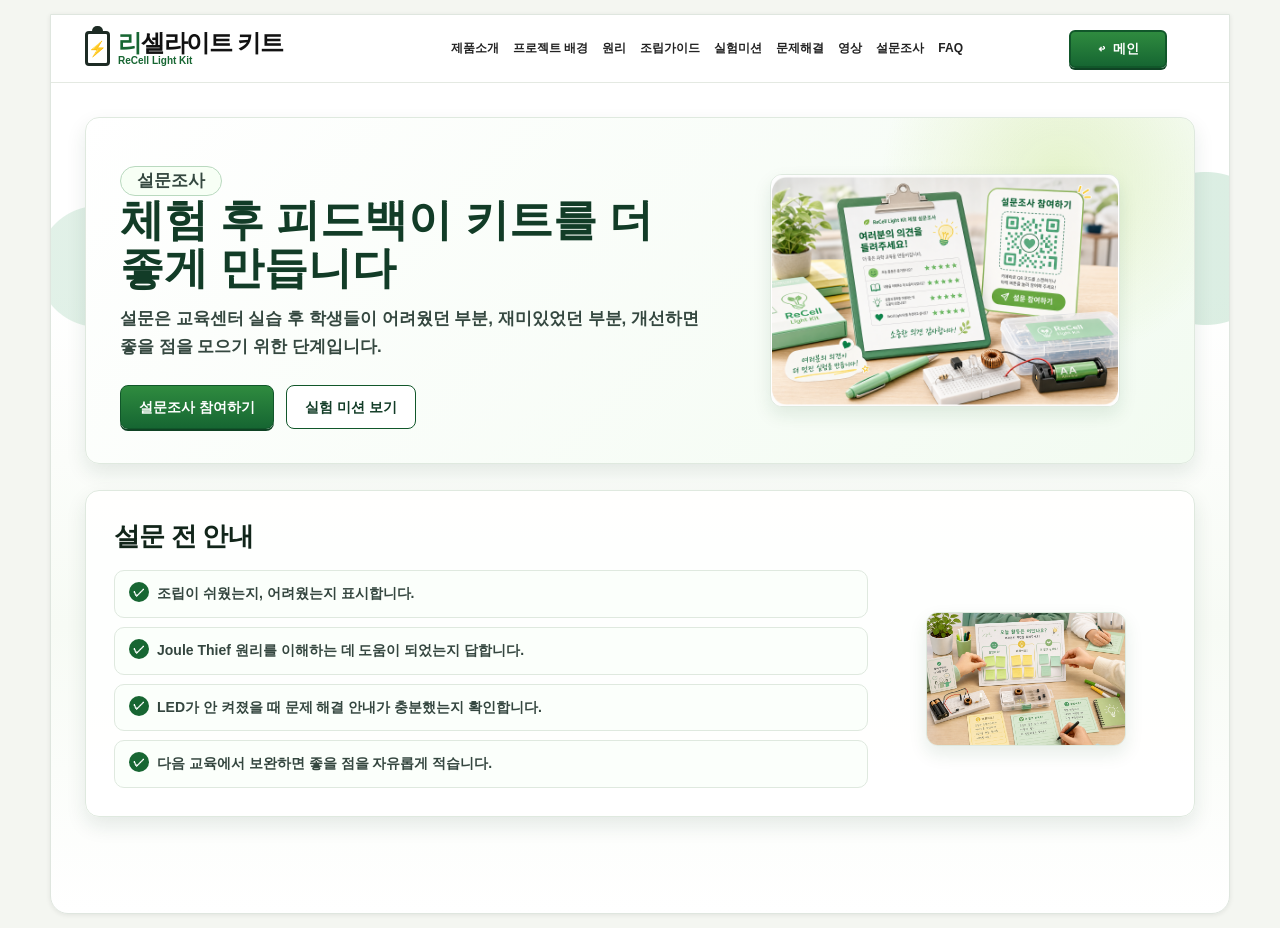
<file: survey.html>
<!doctype html>
<html lang="ko">
  <head>
    <meta charset="utf-8">
    <meta name="viewport" content="width=device-width, initial-scale=1">
    <meta name="description" content="리셀라이트 키트 설문조사">
    <title>설문조사 | 리셀라이트 키트</title>
    <link rel="stylesheet" href="styles.css?v=detail-pages-1">
    <script src="config.js"></script>
  </head>
  <body class="detail-page">
    <div class="page-shell">
      <header class="site-header">
        <a class="brand" href="index.html#top" aria-label="메인으로 이동"><span class="brand-battery" aria-hidden="true"><span class="bolt">⚡</span></span><span class="brand-copy"><strong>리셀라이트 키트</strong><small>ReCell Light Kit</small></span></a>
        <nav class="nav-links" aria-label="상세 메뉴"><a href="product.html">제품소개</a><a href="background.html">프로젝트 배경</a><a href="principle.html">원리</a><a href="guide.html">조립가이드</a><a href="missions.html">실험미션</a><a href="trouble.html">문제해결</a><a href="video.html">영상</a><a href="survey.html">설문조사</a><a href="faq.html">FAQ</a></nav>
        <a class="start-button" href="index.html#top"><span>↩</span> 메인</a>
      </header>
      <main class="detail-main">
        <section class="detail-hero">
          <div class="detail-copy">
            <p class="detail-kicker">설문조사</p>
            <h1>체험 후 피드백이 키트를 더 좋게 만듭니다</h1>
            <p>설문은 교육센터 실습 후 학생들이 어려웠던 부분, 재미있었던 부분, 개선하면 좋을 점을 모으기 위한 단계입니다.</p>
            <div class="next-actions"><a class="next-link" href="#" data-survey-link aria-disabled="true">설문 링크 준비 중</a><a class="back-link" href="missions.html">실험 미션 보기</a></div>
          </div>
          <figure class="detail-media"><img src="assets/generated/detail-pages/survey-qr.png" alt="설문 참여 안내 이미지"></figure>
        </section>

        <section class="detail-section">
          <h2>설문 전 안내</h2>
          <div class="survey-panel">
            <div>
              <ul class="check-list">
                <li>조립이 쉬웠는지, 어려웠는지 표시합니다.</li>
                <li>Joule Thief 원리를 이해하는 데 도움이 되었는지 답합니다.</li>
                <li>LED가 안 켜졌을 때 문제 해결 안내가 충분했는지 확인합니다.</li>
                <li>다음 교육에서 보완하면 좋을 점을 자유롭게 적습니다.</li>
              </ul>
            </div>
            <figure class="detail-image"><img src="assets/generated/detail-pages/survey-feedback.png" alt="피드백 수집 이미지"></figure>
          </div>
        </section>

      </main>
    </div>
    <script src="main.js"></script>
  </body>
</html>
</file>
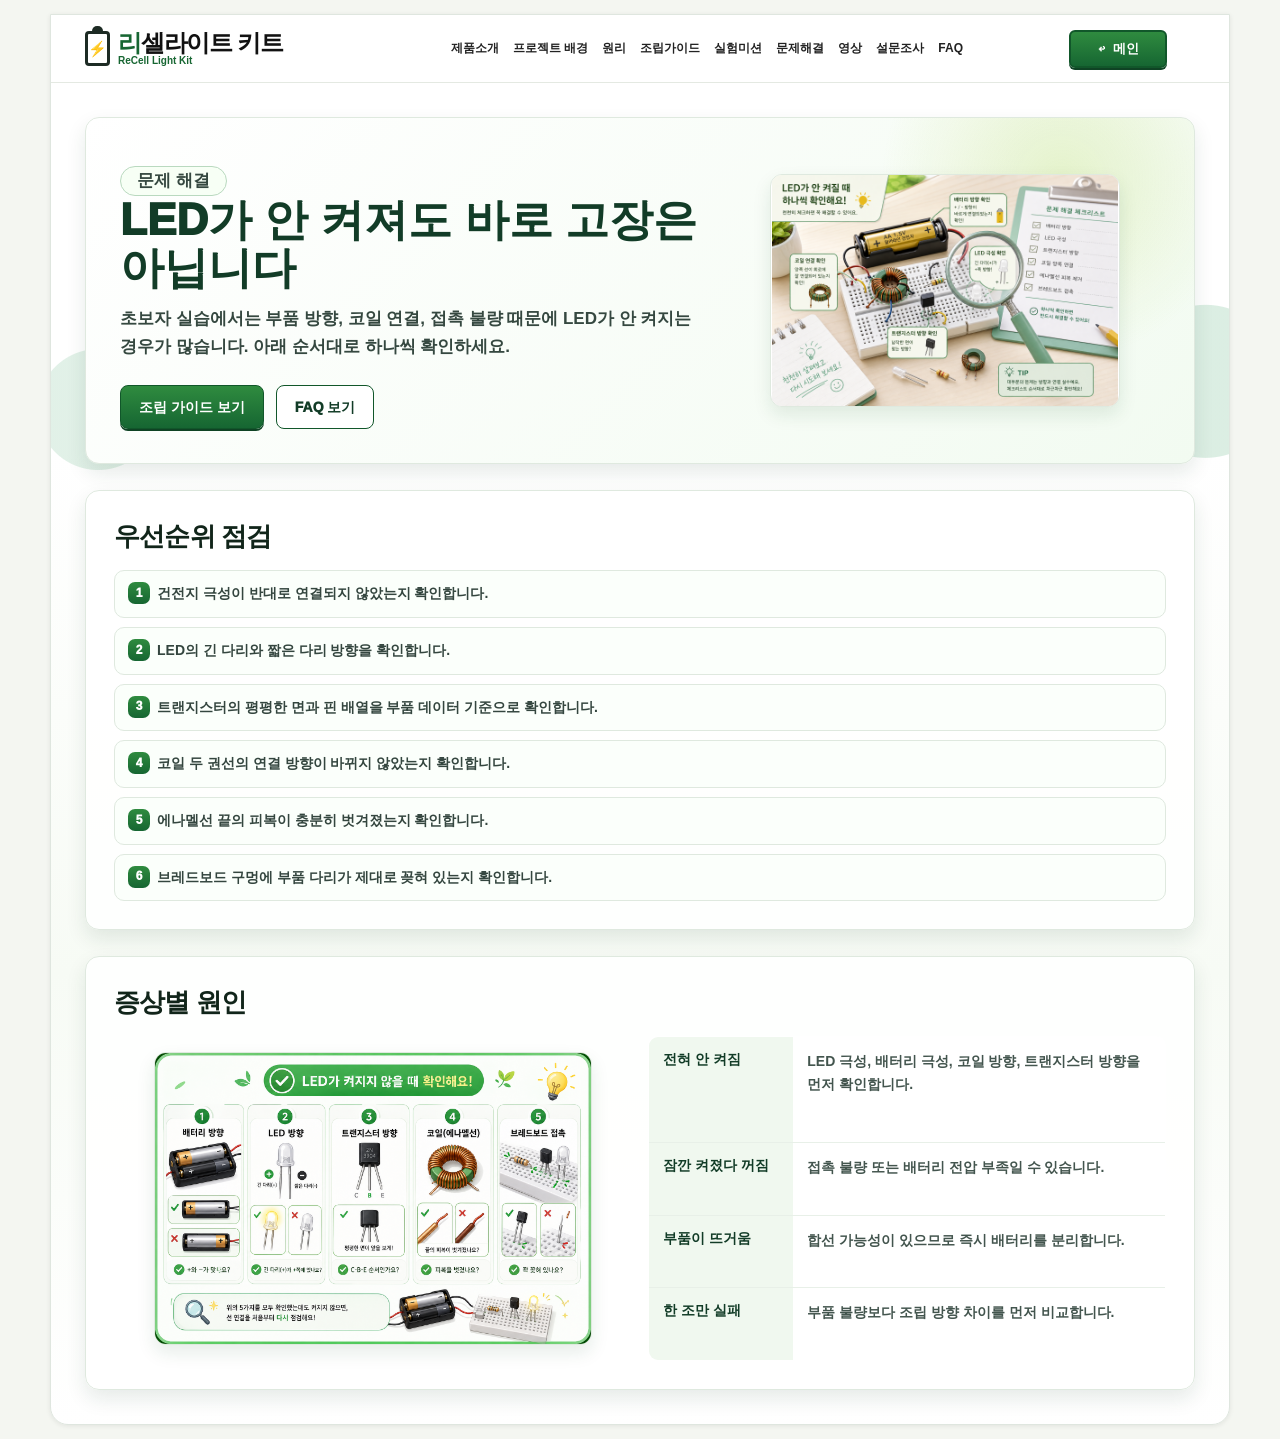
<file: trouble.html>
<!doctype html>
<html lang="ko">
  <head>
    <meta charset="utf-8">
    <meta name="viewport" content="width=device-width, initial-scale=1">
    <meta name="description" content="리셀라이트 키트 문제 해결">
    <title>문제 해결 | 리셀라이트 키트</title>
    <link rel="stylesheet" href="styles.css?v=detail-pages-1">
  </head>
  <body class="detail-page">
    <div class="page-shell">
      <header class="site-header">
        <a class="brand" href="index.html#top" aria-label="메인으로 이동"><span class="brand-battery" aria-hidden="true"><span class="bolt">⚡</span></span><span class="brand-copy"><strong>리셀라이트 키트</strong><small>ReCell Light Kit</small></span></a>
        <nav class="nav-links" aria-label="상세 메뉴"><a href="product.html">제품소개</a><a href="background.html">프로젝트 배경</a><a href="principle.html">원리</a><a href="guide.html">조립가이드</a><a href="missions.html">실험미션</a><a href="trouble.html">문제해결</a><a href="video.html">영상</a><a href="survey.html">설문조사</a><a href="faq.html">FAQ</a></nav>
        <a class="start-button" href="index.html#top"><span>↩</span> 메인</a>
      </header>
      <main class="detail-main">
        <section class="detail-hero">
          <div class="detail-copy">
            <p class="detail-kicker">문제 해결</p>
            <h1>LED가 안 켜져도 바로 고장은 아닙니다</h1>
            <p>초보자 실습에서는 부품 방향, 코일 연결, 접촉 불량 때문에 LED가 안 켜지는 경우가 많습니다. 아래 순서대로 하나씩 확인하세요.</p>
            <div class="next-actions"><a class="next-link" href="guide.html">조립 가이드 보기</a><a class="back-link" href="faq.html">FAQ 보기</a></div>
          </div>
          <figure class="detail-media"><img src="assets/generated/detail-pages/trouble-diagnosis.png" alt="LED 미점등 문제 진단 이미지"></figure>
        </section>

        <section class="detail-section">
          <h2>우선순위 점검</h2>
          <ol class="step-list">
            <li>건전지 극성이 반대로 연결되지 않았는지 확인합니다.</li>
            <li>LED의 긴 다리와 짧은 다리 방향을 확인합니다.</li>
            <li>트랜지스터의 평평한 면과 핀 배열을 부품 데이터 기준으로 확인합니다.</li>
            <li>코일 두 권선의 연결 방향이 바뀌지 않았는지 확인합니다.</li>
            <li>에나멜선 끝의 피복이 충분히 벗겨졌는지 확인합니다.</li>
            <li>브레드보드 구멍에 부품 다리가 제대로 꽂혀 있는지 확인합니다.</li>
          </ol>
        </section>

        <section class="detail-section">
          <h2>증상별 원인</h2>
          <div class="detail-grid two">
            <figure class="detail-image"><img src="assets/generated/detail-pages/trouble-checklist.png" alt="문제 해결 체크리스트 이미지"></figure>
            <table class="detail-table">
              <tr><th>전혀 안 켜짐</th><td>LED 극성, 배터리 극성, 코일 방향, 트랜지스터 방향을 먼저 확인합니다.</td></tr>
              <tr><th>잠깐 켜졌다 꺼짐</th><td>접촉 불량 또는 배터리 전압 부족일 수 있습니다.</td></tr>
              <tr><th>부품이 뜨거움</th><td>합선 가능성이 있으므로 즉시 배터리를 분리합니다.</td></tr>
              <tr><th>한 조만 실패</th><td>부품 불량보다 조립 방향 차이를 먼저 비교합니다.</td></tr>
            </table>
          </div>
        </section>
      </main>
    </div>
  </body>
</html>
</file>
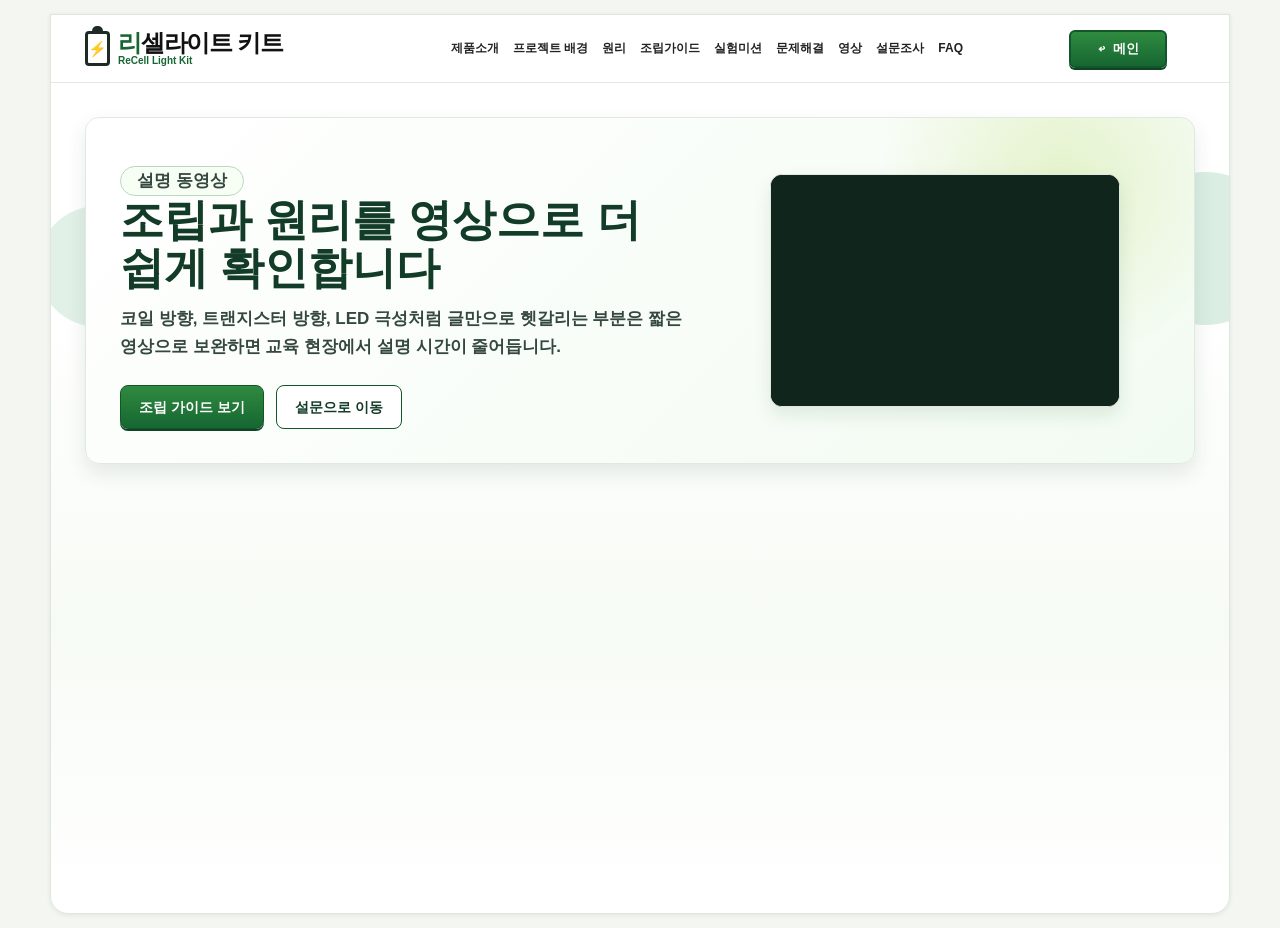
<file: video.html>
<!doctype html>
<html lang="ko">
  <head>
    <meta charset="utf-8">
    <meta name="viewport" content="width=device-width, initial-scale=1">
    <meta name="description" content="리셀라이트 키트 설명 영상">
    <title>설명 동영상 | 리셀라이트 키트</title>
    <link rel="stylesheet" href="styles.css?v=detail-pages-1">
    <script src="config.js"></script>
  </head>
  <body class="detail-page">
    <div class="page-shell">
      <header class="site-header">
        <a class="brand" href="index.html#top" aria-label="메인으로 이동"><span class="brand-battery" aria-hidden="true"><span class="bolt">⚡</span></span><span class="brand-copy"><strong>리셀라이트 키트</strong><small>ReCell Light Kit</small></span></a>
        <nav class="nav-links" aria-label="상세 메뉴"><a href="product.html">제품소개</a><a href="background.html">프로젝트 배경</a><a href="principle.html">원리</a><a href="guide.html">조립가이드</a><a href="missions.html">실험미션</a><a href="trouble.html">문제해결</a><a href="video.html">영상</a><a href="survey.html">설문조사</a><a href="faq.html">FAQ</a></nav>
        <a class="start-button" href="index.html#top"><span>↩</span> 메인</a>
      </header>
      <main class="detail-main">
        <section class="detail-hero">
          <div class="detail-copy">
            <p class="detail-kicker">설명 동영상</p>
            <h1>조립과 원리를 영상으로 더 쉽게 확인합니다</h1>
            <p>코일 방향, 트랜지스터 방향, LED 극성처럼 글만으로 헷갈리는 부분은 짧은 영상으로 보완하면 교육 현장에서 설명 시간이 줄어듭니다.</p>
            <div class="next-actions"><a class="next-link" href="guide.html">조립 가이드 보기</a><a class="back-link" href="survey.html">설문으로 이동</a></div>
          </div>
          <figure class="detail-media video-media">
            <div class="video-slot" data-video-slot>
              <div class="video-placeholder">
                <strong>영상 불러오는 중</strong>
                <p>영상이 표시되지 않으면 인터넷 연결 상태를 확인해 주세요.</p>
              </div>
            </div>
          </figure>
        </section>

      </main>
    </div>
    <script src="main.js"></script>
  </body>
</html>
</file>
<file: styles.css>
:root {
  --deep: #0b3424;
  --green: #176632;
  --green-2: #237a3e;
  --lime: #a6cf35;
  --teal: #15968c;
  --yellow: #f6ad1c;
  --cnu-blue: #064aa2;
  --cnu-blue-2: #0b63c7;
  --cnu-soft: #edf5ff;
  --ink: #0d1b28;
  --muted: #53615b;
  --line: #dfe9df;
  --soft: #f5fbf5;
  --white: #fff;
  --shadow: 0 9px 20px rgba(21, 58, 35, 0.1);
  --radius: 12px;
}

* {
  box-sizing: border-box;
}

html {
  scroll-behavior: smooth;
}

body {
  margin: 0;
  color: var(--ink);
  background: #f4f6f1;
  font-family: -apple-system, BlinkMacSystemFont, "Apple SD Gothic Neo", "Noto Sans KR", "Segoe UI", sans-serif;
  line-height: 1.35;
  word-break: keep-all;
}

a {
  color: inherit;
  text-decoration: none;
}

.page-shell {
  width: min(calc(100% - 28px), 1492px);
  min-height: 100vh;
  margin: 14px auto;
  overflow: hidden;
  border: 1px solid #dfe6df;
  border-radius: 0 0 18px 18px;
  background:
    radial-gradient(circle at 4% 28%, rgba(184, 221, 199, 0.42) 0 60px, transparent 61px),
    radial-gradient(circle at 98% 26%, rgba(184, 221, 199, 0.5) 0 76px, transparent 77px),
    linear-gradient(180deg, #fff 0%, #fff 31%, #f7fbf5 68%, #fff 100%);
  box-shadow: 0 1px 5px rgba(0, 0, 0, 0.08);
}

.site-header {
  display: grid;
  grid-template-columns: 260px 1fr 132px;
  align-items: center;
  height: 68px;
  padding: 0 78px 0 59px;
  border-bottom: 1px solid #e4e9e2;
  background: rgba(255, 255, 255, 0.94);
}

.brand,
.footer-brand {
  display: flex;
  align-items: center;
  gap: 8px;
}

.brand-battery {
  position: relative;
  display: grid;
  place-items: center;
  width: 25px;
  height: 35px;
  border: 3px solid #1d2b24;
  border-radius: 4px;
  background: #fff;
}

.brand-battery::before {
  content: "";
  position: absolute;
  top: -8px;
  width: 11px;
  height: 7px;
  border-radius: 5px 5px 0 0;
  background: #1d2b24;
}

.bolt {
  color: #78b640;
  font-size: 15px;
  line-height: 1;
}

.brand-copy strong {
  display: block;
  color: #111;
  font-size: 24px;
  font-weight: 900;
  letter-spacing: -1.2px;
  line-height: 1;
}

.brand-copy strong::first-letter {
  color: var(--green);
}

.brand-copy small,
.footer-brand small {
  display: block;
  color: var(--green);
  font-size: 10px;
  font-weight: 800;
  line-height: 1.2;
}

.nav-links {
  display: flex;
  align-items: center;
  justify-content: center;
  gap: 29px;
  color: #222;
  font-size: 13px;
  font-weight: 800;
  white-space: nowrap;
}

.start-button {
  display: inline-flex;
  align-items: center;
  justify-content: center;
  gap: 8px;
  width: 98px;
  height: 38px;
  border: 2px solid #11572a;
  border-radius: 6px;
  color: #fff;
  background: linear-gradient(180deg, #2f8b3f, #166632);
  box-shadow: 0 2px 0 #0f4324;
  font-size: 13px;
  font-weight: 900;
}

.hero {
  position: relative;
  display: grid;
  grid-template-columns: 500px 1fr;
  min-height: 385px;
  padding: 30px 78px 18px 96px;
  border-bottom: 1px solid #dce7dc;
  background:
    linear-gradient(174deg, transparent 0 77%, rgba(206, 231, 219, 0.78) 78% 100%),
    radial-gradient(circle at 82% 50%, rgba(223, 237, 223, 0.65), transparent 380px);
}

.hero-copy {
  position: relative;
  z-index: 2;
  padding-top: 1px;
}

.hero-badge {
  display: inline-flex;
  align-items: center;
  height: 35px;
  margin: 0 0 13px;
  padding: 0 27px;
  border: 2px solid #0f5b2c;
  border-radius: 20px;
  color: #fff;
  background: linear-gradient(180deg, #2e8744, #176732);
  box-shadow: inset 0 2px rgba(255, 255, 255, 0.25), 0 2px 4px rgba(0, 0, 0, 0.1);
  font-size: 18px;
  font-weight: 900;
}

.hero h1 {
  margin: 0;
  color: #144f28;
  font-size: 63px;
  font-weight: 1000;
  letter-spacing: -4.4px;
  line-height: 1;
  text-shadow: 3px 4px 0 rgba(22, 67, 38, 0.16);
}

.hero h1 span {
  color: #081727;
}

.english-title {
  margin: 5px 0 16px;
  color: #216d35;
  font-size: 34px;
  font-weight: 900;
  letter-spacing: 0;
}

.hero h2 {
  margin: 0 0 7px;
  font-size: 26px;
  font-weight: 950;
  letter-spacing: -1.2px;
}

.hero h2::first-letter {
  color: #2d7339;
}

.hero-desc {
  margin: 0 0 23px;
  color: #263543;
  font-size: 15px;
  line-height: 1.55;
}

.hero-origin {
  display: inline-block;
  margin-top: 7px;
  color: #123355;
  font-weight: 900;
}

.hero-actions {
  display: grid;
  grid-template-columns: 202px 195px 199px 190px;
  gap: 20px;
}

.cta {
  display: flex;
  align-items: center;
  justify-content: space-between;
  height: 49px;
  padding: 0 14px 0 12px;
  border: 1px solid rgba(0, 0, 0, 0.14);
  border-radius: 10px;
  color: #fff;
  box-shadow: inset 0 2px rgba(255, 255, 255, 0.2), 0 5px 10px rgba(30, 85, 44, 0.18);
  font-size: 16px;
  font-weight: 900;
}

.cta.green { background: linear-gradient(180deg, #2b8946, #176a35); }
.cta.teal { background: linear-gradient(180deg, #2eb9aa, #12887f); }
.cta.yellow { background: linear-gradient(180deg, #ffc440, #ee9e18); }
.cta.lime { background: linear-gradient(180deg, #bce34b, #8cc02c); }

.round-icon {
  display: grid;
  place-items: center;
  width: 28px;
  height: 28px;
  border-radius: 50%;
  background: rgba(255, 255, 255, 0.92);
  color: var(--green);
  font-size: 15px;
}

.cta b {
  font-size: 26px;
  line-height: 1;
}

.hero-visual {
  position: relative;
  min-height: 338px;
  background: url("assets/generated/hero-product-main.png") left -56px top -18px / 105% auto no-repeat;
}

.hero-visual > * {
  display: none;
}

.hero-visual::before {
  content: "";
  position: absolute;
  z-index: 1;
  pointer-events: none;
  background-position: center;
  background-repeat: no-repeat;
  background-size: contain;
}

.hero-visual::before {
  right: 148px;
  top: 38px;
  width: 136px;
  height: 136px;
  z-index: 3;
  background-image: url("assets/generated/hero-mascot-clean.png");
}

.breadboard {
  position: absolute;
  left: 58px;
  top: 55px;
  width: 360px;
  height: 184px;
  transform: rotate(-2deg);
  border-radius: 8px;
  background:
    radial-gradient(circle, #cdd5c8 0 1px, transparent 2px) 9px 16px / 17px 15px,
    #f5f4ee;
  box-shadow: 0 18px 24px rgba(0, 0, 0, 0.18);
}

.battery-holder {
  position: absolute;
  left: 20px;
  top: -18px;
  width: 265px;
  height: 54px;
  transform: rotate(-8deg);
  border-radius: 11px;
  background: linear-gradient(#1a1c1c, #0e1010);
  box-shadow: inset 0 -5px rgba(255, 255, 255, 0.08), 0 8px 10px rgba(0, 0, 0, 0.18);
}

.battery-holder span {
  position: absolute;
  left: 65px;
  top: 7px;
  width: 118px;
  height: 39px;
  border-radius: 22px;
  background: linear-gradient(90deg, #284d30, #81bb69 26%, #3f9c54 72%, #20382a);
  box-shadow: inset 0 3px rgba(255, 255, 255, 0.25);
}

.battery-holder::before,
.battery-holder::after {
  content: "";
  position: absolute;
  top: 14px;
  width: 22px;
  height: 26px;
  border-radius: 4px;
  background: #cf9b32;
}

.battery-holder::before { left: 18px; }
.battery-holder::after { right: 17px; }

.led-glow {
  position: absolute;
  left: 158px;
  top: 10px;
  width: 42px;
  height: 78px;
  border-radius: 22px 22px 8px 8px;
  background:
    radial-gradient(circle at 50% 20%, #fff 0 9px, #fff19c 10px 17px, #f59d22 18px 21px, transparent 22px),
    linear-gradient(90deg, transparent 18px, #333 19px 22px, transparent 23px);
  filter: drop-shadow(0 0 13px rgba(255, 184, 44, 0.9));
}

.circuit-board {
  position: absolute;
  left: 142px;
  top: 82px;
  width: 126px;
  height: 82px;
  transform: rotate(-6deg);
  border-radius: 5px;
  background:
    linear-gradient(90deg, transparent 0 17px, rgba(255,255,255,.4) 18px 20px, transparent 21px 100%),
    linear-gradient(#1c8c52, #0e6b3b);
  box-shadow: inset 0 0 0 3px #07522e, 0 8px 8px rgba(0,0,0,.18);
}

.small-coil {
  position: absolute;
  left: 130px;
  top: 98px;
  width: 66px;
  height: 66px;
  border: 12px solid #8a5a24;
  border-radius: 50%;
  background: radial-gradient(circle, #215b36 0 18px, transparent 19px);
  box-shadow: inset 0 0 0 3px #c88931;
}

.big-coil {
  position: absolute;
  right: 22px;
  top: 61px;
  width: 127px;
  height: 127px;
  border-radius: 50%;
  background:
    repeating-conic-gradient(#87400c 0 7deg, #e48724 8deg 13deg, #552607 14deg 18deg);
  box-shadow: 0 9px 12px rgba(0, 0, 0, 0.22);
}

.big-coil::after {
  content: "";
  position: absolute;
  inset: 31px;
  border-radius: 50%;
  background: #f7f5ec;
  box-shadow: inset 0 0 0 9px #b96b1d;
}

.kit-box {
  position: absolute;
  right: 93px;
  top: 1px;
  width: 362px;
  height: 244px;
  transform: rotate(-4deg);
  border: 9px solid rgba(177, 185, 175, 0.5);
  border-radius: 21px;
  background: rgba(226, 225, 212, 0.48);
  box-shadow: inset 0 0 0 4px rgba(255,255,255,.55), 0 18px 18px rgba(0,0,0,.18);
}

.kit-box::before {
  content: "";
  position: absolute;
  inset: 25px;
  border-radius: 8px;
  background:
    linear-gradient(#333a34 0 56px, #f5f0d9 57px 100%);
  opacity: .82;
}

.box-label {
  position: absolute;
  left: 66px;
  top: 38px;
  width: 218px;
  height: 138px;
  border-radius: 6px;
  background:
    linear-gradient(#343c37 0 48px, #f5efd9 49px 100%);
  box-shadow: inset 0 0 0 2px #fff4c7;
}

.dial {
  position: absolute;
  left: 62px;
  top: 8px;
  width: 42px;
  height: 42px;
  border: 2px solid #d4bd76;
  border-radius: 50%;
}

.mini-lines {
  position: absolute;
  left: 30px;
  top: 64px;
  width: 150px;
  height: 47px;
  background: repeating-linear-gradient(#313131 0 2px, transparent 3px 11px);
  opacity: .45;
}

.character-badge {
  position: absolute;
  right: 145px;
  top: 36px;
  display: grid;
  place-items: center;
  width: 153px;
  height: 153px;
  border: 3px solid #6aaf53;
  border-radius: 50%;
  background: rgba(255, 255, 255, 0.9);
  box-shadow: 0 5px 10px rgba(0,0,0,.13);
}

.battery-doctor {
  position: relative;
  width: 70px;
  height: 96px;
  border-radius: 13px;
  background: linear-gradient(#f8f6dd, #fff);
  border: 4px solid #5d8f3a;
}

.battery-doctor::before,
.battery-doctor::after {
  content: "";
  position: absolute;
  border-radius: 50%;
  background: #d6802d;
}

.battery-doctor::before {
  right: -42px;
  top: 26px;
  width: 35px;
  height: 35px;
  box-shadow: inset 0 0 0 8px #733d1f;
}

.battery-doctor::after {
  left: -28px;
  top: 52px;
  width: 18px;
  height: 38px;
  border-radius: 9px;
  transform: rotate(-20deg);
}

.face {
  position: absolute;
  top: 25px;
  left: 15px;
  color: #121212;
  font-size: 34px;
}

.qr-card {
  position: absolute;
  right: 0;
  top: 24px;
  display: grid;
  place-items: center;
  gap: 13px;
  width: 152px;
  height: 204px;
  border: 3px solid #1f7a3b;
  border-radius: 50%;
  background: #fff;
  text-align: center;
  font-size: 17px;
  line-height: 1.45;
}

.hero-visual .qr-card {
  display: grid;
  right: 8px;
  top: 38px;
  width: 148px;
  height: 205px;
  z-index: 2;
}

.fake-qr {
  display: block;
  width: 72px;
  height: 72px;
  border: 5px solid #fff;
  background: url("assets/generated/qr-clean.png") center / cover no-repeat;
  box-shadow: 0 0 0 2px #333;
}

.leaf {
  position: absolute;
  width: 120px;
  height: 170px;
  opacity: .58;
}

.leaf-right {
  right: -58px;
  bottom: -4px;
  background:
    radial-gradient(ellipse at 30% 60%, #416f25 0 18px, transparent 19px),
    radial-gradient(ellipse at 70% 48%, #5e8b3b 0 23px, transparent 24px),
    radial-gradient(ellipse at 45% 28%, #91b66a 0 18px, transparent 19px);
}

.leaf-left {
  left: -100px;
  bottom: -9px;
  background:
    radial-gradient(ellipse at 70% 55%, #7ea669 0 23px, transparent 24px),
    radial-gradient(ellipse at 40% 28%, #b3d3bf 0 25px, transparent 26px);
}

.split-section {
  display: grid;
  grid-template-columns: 52.2% 47.8%;
  min-height: 240px;
  border-bottom: 1px solid #ecf0eb;
}

.panel,
.features-panel,
.major-card,
.bottom-card {
  background: rgba(255, 255, 255, 0.82);
}

.panel {
  padding: 17px 28px 9px 32px;
}

.product-panel {
  border-right: 1px solid #dce4dc;
}

h2 {
  margin: 0;
  color: #101615;
  font-size: 21px;
  font-weight: 950;
  letter-spacing: -0.8px;
}

h2 small {
  font-size: 15px;
}

.intro-cards {
  display: grid;
  grid-template-columns: repeat(5, 1fr);
  gap: 12px;
  margin-top: 12px;
}

.mini-card,
.step-card {
  min-height: 156px;
  padding: 15px 9px 10px;
  border: 1px solid var(--line);
  border-radius: var(--radius);
  background: rgba(255,255,255,.86);
  box-shadow: var(--shadow);
  text-align: center;
}

.mini-card h3,
.step-card h3,
.feature-row h3 {
  margin: 8px 0 7px;
  font-size: 14px;
  font-weight: 950;
}

.mini-card p,
.step-card p,
.feature-row p,
.major-card p,
.bottom-card p {
  margin: 0;
  color: #4e5d5c;
  font-size: 11px;
  font-weight: 650;
  line-height: 1.48;
}

.line-icon,
.step-icon {
  display: block;
  margin: 0 auto;
  width: 66px;
  height: 59px;
  color: transparent;
  background-position: center;
  background-repeat: no-repeat;
  background-size: contain;
}

.line-icon::before,
.line-icon::after,
.step-icon::before,
.step-icon::after {
  display: none;
}

.target { background-image: url("assets/generated/icons/product-purpose-safe.png?v=2"); }
.people { background-image: url("assets/generated/icons/product-audience-safe.png?v=2"); }
.box { background-image: url("assets/generated/icons/product-components-safe.png?v=2"); }
.school { background-image: url("assets/generated/icons/product-scene-safe.png?v=2"); }
.star { background-image: url("assets/generated/icons/product-difference-safe.png?v=2"); }

.principle-flow {
  display: grid;
  grid-template-columns: repeat(4, 1fr);
  gap: 25px;
  margin-top: 12px;
  padding: 0 13px;
}

.step-card {
  position: relative;
  min-height: 166px;
}

.step-card:not(:last-child)::after {
  content: "";
  position: absolute;
  right: -21px;
  top: 50%;
  margin-top: -10px;
  border-left: 14px solid #5da046;
  border-top: 11px solid transparent;
  border-bottom: 11px solid transparent;
}

.step-icon.battery { background-image: url("assets/generated/icons/principle-battery.png"); }
.step-icon.coil { background-image: url("assets/generated/icons/principle-coil.png"); }
.step-icon.switch { background-image: url("assets/generated/icons/principle-transistor.png"); }
.step-icon.led { background-image: url("assets/generated/icons/principle-led.png"); }

.slider-dots {
  display: flex;
  justify-content: center;
  align-items: center;
  gap: 15px;
  margin-top: 9px;
}

.slider-dots span {
  width: 32px;
  height: 7px;
  border-radius: 5px;
  background: var(--green);
}

.slider-dots i {
  width: 7px;
  height: 7px;
  border-radius: 50%;
  background: #e1e4df;
}

.features-panel {
  padding: 12px 32px 9px;
}

.feature-row {
  display: grid;
  grid-template-columns: repeat(7, 1fr);
  gap: 13px;
  margin-top: 12px;
}

.feature-row article {
  display: grid;
  grid-template-columns: 52px 1fr;
  grid-template-rows: auto auto;
  min-height: 74px;
  padding: 11px 10px;
  border: 1px solid var(--line);
  border-radius: 10px;
  background: #fff;
  box-shadow: 0 5px 13px rgba(26, 60, 37, .06);
}

.feature-icon {
  grid-row: span 2;
  display: grid;
  place-items: center;
  width: 42px;
  height: 46px;
  overflow: hidden;
  color: transparent;
  font-size: 0;
  background-position: center;
  background-repeat: no-repeat;
  background-size: contain;
}

.feature-row article:nth-child(1) .feature-icon { background-image: url("assets/generated/icons/feature-assembly.png"); }
.feature-row article:nth-child(2) .feature-icon { background-image: url("assets/generated/icons/feature-sticker.png"); }
.feature-row article:nth-child(3) .feature-icon { background-image: url("assets/generated/icons/feature-current.png"); }
.feature-row article:nth-child(4) .feature-icon { background-image: url("assets/generated/icons/feature-compare.png"); }
.feature-row article:nth-child(5) .feature-icon { background-image: url("assets/generated/icons/feature-energy.png"); }
.feature-row article:nth-child(6) .feature-icon { background-image: url("assets/generated/icons/feature-trouble.png"); }
.feature-row article:nth-child(7) .feature-icon { background-image: url("assets/generated/icons/feature-survey.png"); }

.feature-row h3 {
  align-self: end;
  margin: 0 0 4px;
  font-size: 13px;
}

.major-grid {
  display: grid;
  grid-template-columns: repeat(4, 1fr);
  gap: 13px;
  padding: 6px 31px 8px;
}

.major-card {
  min-height: 222px;
  padding: 15px 18px 12px;
  border: 1px solid var(--line);
  border-radius: 10px;
  box-shadow: 0 7px 16px rgba(26, 60, 37, .07);
}

.assembly-strip {
  display: block;
  height: 103px;
  margin: 13px 0 9px;
  background: url("assets/generated/assembly-steps.png") center / contain no-repeat;
}

.assembly-strip > * {
  display: none;
}

.part {
  display: block;
  height: 62px;
  border: 1px solid #e4e8e0;
  border-radius: 8px;
  background: #fbfcfa;
  box-shadow: inset 0 0 0 1px #fff;
}

.assembly-strip b {
  display: block;
  margin-top: -1px;
  font-size: 10px;
  text-align: center;
  white-space: nowrap;
}

.battery-part { background: linear-gradient(150deg, transparent 40%, #222 41% 65%, transparent 66%), linear-gradient(45deg, #293 0 45%, #111 46%); transform: rotate(-18deg); }
.coil-part { background: radial-gradient(circle, transparent 0 18px, #9d5411 19px 26px, transparent 27px); }
.board-part { background: linear-gradient(160deg, #0e6e3c 0 58%, transparent 59%), radial-gradient(circle at 60% 45%, #9d5411 0 26px, transparent 27px), #fff; transform: rotate(-14deg); }
.holder-part { background: linear-gradient(165deg, #161818 0 35%, #67a35d 36% 62%, #161818 63%); transform: rotate(-12deg); }

.wide-button,
.survey-button,
.faq-more {
  display: flex;
  align-items: center;
  justify-content: center;
  height: 33px;
  border-radius: 6px;
  color: #fff;
  background: linear-gradient(180deg, #267c3f, #146432);
  box-shadow: inset 0 1px rgba(255,255,255,.22), 0 2px 4px rgba(0,0,0,.13);
  font-size: 14px;
  font-weight: 900;
}

.mission-body {
  display: block;
  height: 109px;
  margin: 7px 0 8px;
  background: url("assets/generated/mission-card.png") center / contain no-repeat;
}

.mission-body > * {
  display: none;
}

.clipboard,
.survey-clip {
  display: block;
  width: 74px;
  height: 102px;
  border: 4px solid #a75d19;
  border-radius: 7px;
  background: linear-gradient(#fff, #faf6e5);
  box-shadow: inset 0 0 0 2px #f5c786;
  position: relative;
}

.clipboard::before,
.survey-clip::before {
  content: "";
  position: absolute;
  top: -10px;
  left: 25px;
  width: 31px;
  height: 16px;
  border-radius: 8px 8px 0 0;
  background: #60626a;
}

.clipboard::after,
.survey-clip::after {
  content: "✓\A✓\A✓";
  white-space: pre;
  position: absolute;
  left: 18px;
  top: 25px;
  color: #93be34;
  font-size: 25px;
  line-height: 27px;
  font-weight: 900;
}

.mission-body ul {
  display: grid;
  gap: 8px;
  margin: 0;
  padding: 0;
  list-style: none;
}

.mission-body li {
  display: grid;
  grid-template-columns: 64px 1fr;
  align-items: center;
  height: 25px;
  border-radius: 15px;
  background: #f5f7f2;
  color: #5d6661;
  font-size: 11px;
  font-weight: 800;
}

.mission-body b {
  display: grid;
  place-items: center;
  height: 25px;
  border-radius: 15px;
  background: #dcebd3;
  color: #1d5530;
}

.trouble-body {
  display: block;
  height: 108px;
  margin: 5px 0 6px;
  background: url("assets/generated/trouble-card.png") center / contain no-repeat;
}

.trouble-body > * {
  display: none;
}

.trouble-body ul {
  margin: 0;
  padding: 0;
  list-style: none;
}

.trouble-body li {
  position: relative;
  margin: 0 0 5px;
  padding-left: 19px;
  color: #273b34;
  font-size: 12px;
  font-weight: 800;
}

.trouble-body li::before {
  content: "✓";
  position: absolute;
  left: 0;
  color: #1f773a;
  font-weight: 950;
}

.magnifier {
  display: block;
  width: 91px;
  height: 91px;
  border: 8px solid #59412d;
  border-radius: 50%;
  background: radial-gradient(circle at 48% 45%, #eaf5ee 0 42%, transparent 43%), linear-gradient(135deg, transparent 60%, #a95d21 61%);
  box-shadow: inset 0 0 0 3px #d8d8d8;
}

.video-thumb {
  position: relative;
  height: 94px;
  margin: 10px 0 10px;
  overflow: hidden;
  border-radius: 7px;
  background: url("assets/generated/video-thumb.png") center / cover no-repeat;
}

.kit-preview {
  display: none;
}

.play {
  display: none;
}

.bottom-grid {
  display: grid;
  grid-template-columns: 1.05fr .96fr 1.2fr;
  gap: 13px;
  padding: 0 31px 10px;
}

.bottom-card {
  position: relative;
  min-height: 105px;
  padding: 12px 23px;
  border: 1px solid var(--line);
  border-radius: 10px;
  box-shadow: 0 7px 16px rgba(26, 60, 37, .07);
}

.promo-card {
  background: linear-gradient(110deg, #fff 0%, #fff9e9 100%);
}

.effect-row {
  display: grid;
  grid-template-columns: repeat(4, 1fr);
  gap: 16px;
  margin-top: 10px;
  padding-top: 8px;
  border-top: 1px solid #eadbb6;
}

.effect-row span {
  position: relative;
  display: grid;
  place-items: center;
  min-height: 39px;
  color: #35443c;
  font-size: 11px;
  font-weight: 900;
  text-align: center;
}

.effect-row span::before {
  content: "";
  display: block;
  width: 29px;
  height: 29px;
  margin-bottom: 3px;
  border: 3px double var(--green);
  border-radius: 50%;
  background: #d8efda;
}

.survey-card {
  padding-right: 132px;
  background: linear-gradient(110deg, #fff 0%, #eefbf8 100%);
}

.survey-button {
  width: 194px;
  margin-top: 22px;
  justify-content: space-around;
}

.survey-clip {
  position: absolute;
  right: 44px;
  top: 16px;
  width: 92px;
  height: 98px;
  border: 0;
  border-radius: 0;
  background: url("assets/generated/survey-clipboard.png") center / contain no-repeat;
  box-shadow: none;
  transform: none;
}

.survey-clip::before,
.survey-clip::after {
  display: none;
}

.faq-card {
  padding-right: 190px;
}

.faq-card ul {
  display: grid;
  gap: 5px;
  margin: 9px 0 0;
  padding: 0;
  list-style: none;
}

.faq-card li {
  min-height: 20px;
  padding: 3px 14px;
  border: 1px solid #e4ece4;
  border-radius: 12px;
  color: #53615b;
  background: #fff;
  font-size: 11px;
  font-weight: 800;
  line-height: 1.2;
  overflow: hidden;
  text-overflow: ellipsis;
  white-space: nowrap;
}

.faq-card li::before {
  content: "▾";
  margin-right: 8px;
  color: var(--green);
}

.question-bubble {
  position: absolute;
  right: 45px;
  top: 13px;
  display: block;
  width: 112px;
  height: 100px;
  overflow: hidden;
  color: transparent;
  background: url("assets/generated/faq-bubble.png") center / contain no-repeat;
  font-size: 0;
}

.faq-more {
  position: absolute;
  right: 22px;
  bottom: 15px;
  width: 118px;
  height: 24px;
  font-size: 11px;
}

.site-footer {
  display: grid;
  grid-template-columns: 300px 1fr 328px;
  align-items: center;
  min-height: 74px;
  padding: 7px 57px 8px;
  color: rgba(255,255,255,.9);
  background:
    radial-gradient(circle at 79% 50%, rgba(45, 104, 54, .78), transparent 310px),
    linear-gradient(105deg, #0a3729, #0d4d36 54%, #073329);
}

.footer-brand .brand-battery {
  width: 24px;
  height: 33px;
  border-color: #d6f1dc;
  background: transparent;
}

.footer-brand .brand-battery::before {
  background: #d6f1dc;
}

.footer-brand strong {
  display: block;
  color: #fff;
  font-size: 20px;
  font-weight: 950;
  line-height: 1;
}

.footer-brand small {
  color: #aad96f;
}

.footer-brand p {
  margin: 8px 0 0;
  font-size: 11px;
  font-weight: 800;
}

.footer-links {
  display: grid;
  grid-template-columns: repeat(3, auto);
  justify-content: center;
  gap: 28px;
  color: rgba(255,255,255,.84);
  font-size: 12px;
  font-weight: 800;
}

.footer-links span {
  grid-column: 1 / -1;
  text-align: center;
}

.footer-qr {
  display: grid;
  grid-template-columns: 52px 1fr;
  align-items: center;
  gap: 12px;
  width: 237px;
  height: 59px;
  padding: 7px 13px;
  border-radius: 9px;
  background: linear-gradient(180deg, #45a345, #2d8934);
  color: #fff;
  font-size: 12px;
  font-weight: 900;
}

.footer-qr .fake-qr {
  display: block;
  width: 46px;
  height: 46px;
  border: 3px solid #fff;
  background: url("assets/generated/qr-clean.png") center / cover no-repeat;
  box-shadow: 0 0 0 1px rgba(0,0,0,.25);
}

.footer-qr strong {
  display: block;
}

.assembly-strip > .part,
.assembly-strip > b,
.mission-body > .clipboard,
.mission-body > ul,
.trouble-body > ul,
.trouble-body > .magnifier,
.video-thumb > .kit-preview,
.video-thumb > .play {
  display: none !important;
}

@media (max-width: 1100px) {
  .page-shell {
    width: 1492px;
  }
}

body.detail-page {
  background: #f4f6f1;
}

body.detail-page .page-shell {
  width: min(calc(100% - 28px), 1180px);
  border-radius: 0 0 18px 18px;
}

body.detail-page .site-header {
  grid-template-columns: 260px 1fr 126px;
  padding: 0 34px;
}

body.detail-page .nav-links {
  gap: 14px;
  font-size: 12px;
}

.detail-main {
  padding: 34px;
}

.detail-hero {
  display: grid;
  grid-template-columns: minmax(0, 1fr) 430px;
  gap: 30px;
  align-items: center;
  padding: 34px;
  border: 1px solid #dfe9df;
  border-radius: 14px;
  background:
    radial-gradient(circle at 88% 18%, rgba(166, 207, 53, .22), transparent 180px),
    linear-gradient(135deg, #fff 0%, #f2fbf1 100%);
  box-shadow: var(--shadow);
}

.detail-kicker {
  display: inline-flex;
  align-items: center;
  min-height: 30px;
  margin: 0 0 12px;
  padding: 0 16px;
  border: 1px solid #b9d9bf;
  border-radius: 999px;
  color: var(--green);
  background: #f7fff5;
  font-size: 13px;
  font-weight: 900;
}

.detail-hero h1 {
  margin: 0;
  color: #123c27;
  font-size: 44px;
  font-weight: 1000;
  line-height: 1.08;
}

.detail-hero p {
  margin: 14px 0 0;
  color: #354840;
  font-size: 17px;
  font-weight: 700;
  line-height: 1.65;
}

.detail-media,
.detail-image {
  overflow: hidden;
  border: 1px solid #dfe9df;
  border-radius: 12px;
  background: #fff;
  box-shadow: 0 8px 18px rgba(20, 75, 37, .1);
}

.detail-media img,
.detail-image img {
  display: block;
  width: 100%;
  height: 100%;
  object-fit: contain;
}

.detail-media {
  aspect-ratio: 3 / 2;
}

.background-page .detail-hero {
  border-color: #cbdcf2;
  background:
    radial-gradient(circle at 92% 20%, rgba(6, 74, 162, .16), transparent 200px),
    linear-gradient(135deg, #fff 0%, #f3f8ff 58%, #f7fff5 100%);
}

.background-page .detail-kicker {
  border-color: #b7ceee;
  color: var(--cnu-blue);
  background: var(--cnu-soft);
}

.background-page .detail-hero h1,
.background-page .detail-section h2,
.background-page .detail-card h3 {
  color: #102a43;
}

.background-logo-card {
  display: grid;
  place-items: center end;
  aspect-ratio: auto;
  min-height: 170px;
  padding: 0 24px;
  border: 0;
  background: transparent;
  box-shadow: none;
}

.affiliation-logo img {
  display: block;
  width: 100%;
  height: 100%;
  object-fit: contain;
}

.background-logo-card img {
  display: block;
  width: min(390px, 100%);
  height: auto;
  padding: 10px 14px;
  border: 1px solid rgba(255, 255, 255, .62);
  border-radius: 12px;
  background: linear-gradient(135deg, rgba(5, 72, 154, .94), rgba(12, 98, 190, .88));
  box-shadow: 0 14px 30px rgba(6, 74, 162, .13);
}

.affiliation-section {
  border-color: #d5e3f5;
  background:
    radial-gradient(circle at 5% 8%, rgba(6, 74, 162, .08), transparent 190px),
    rgba(255, 255, 255, .94);
}

.affiliation-grid {
  display: grid;
  grid-template-columns: 260px minmax(0, 1fr);
  gap: 24px;
  align-items: center;
}

.affiliation-logo {
  display: grid;
  place-items: center;
  min-height: 126px;
  margin: 0;
  padding: 18px;
  border: 1px solid #d5e3f5;
  border-radius: 12px;
  background: #fff;
  box-shadow: 0 8px 18px rgba(6, 74, 162, .08);
}

.affiliation-grid p {
  margin: 0;
  color: #334850;
  font-size: 15px;
  font-weight: 750;
  line-height: 1.75;
}

.affiliation-grid p + p {
  margin-top: 12px;
}

.background-page .next-link {
  border-color: #073f8c;
  background: linear-gradient(180deg, var(--cnu-blue-2), var(--cnu-blue));
  box-shadow: 0 2px 0 #05306b;
}

.video-media {
  background: #10251b;
}

.video-media .video-slot {
  width: 100%;
  height: 100%;
  min-height: 0;
  border: 0;
  border-radius: 0;
  box-shadow: none;
}

.video-media .video-slot iframe {
  height: 100%;
}

.detail-section {
  margin-top: 26px;
  padding: 28px;
  border: 1px solid #dfe9df;
  border-radius: 14px;
  background: rgba(255, 255, 255, .92);
  box-shadow: var(--shadow);
}

.detail-section h2 {
  margin: 0 0 16px;
  color: #11251a;
  font-size: 26px;
  font-weight: 1000;
}

.detail-section > p {
  margin: 0 0 18px;
  color: var(--muted);
  font-size: 15px;
  font-weight: 700;
  line-height: 1.7;
}

.detail-grid {
  display: grid;
  grid-template-columns: repeat(3, minmax(0, 1fr));
  gap: 16px;
}

.detail-grid.two {
  grid-template-columns: repeat(2, minmax(0, 1fr));
}

.detail-card {
  min-height: 118px;
  padding: 18px;
  border: 1px solid #dfe9df;
  border-radius: 10px;
  background: linear-gradient(180deg, #fff, #f8fcf7);
}

.detail-card h3 {
  margin: 0 0 9px;
  color: #10251b;
  font-size: 18px;
  font-weight: 950;
}

.detail-card p,
.detail-card li {
  color: #475952;
  font-size: 14px;
  font-weight: 700;
  line-height: 1.65;
}

.detail-card p {
  margin: 0;
}

.detail-card ul,
.check-list,
.step-list {
  display: grid;
  gap: 9px;
  margin: 0;
  padding: 0;
  list-style: none;
}

.check-list li,
.step-list li {
  position: relative;
  padding: 12px 14px 12px 42px;
  border: 1px solid #dfe9df;
  border-radius: 10px;
  background: #fbfffb;
  color: #34463f;
  font-size: 14px;
  font-weight: 800;
  line-height: 1.55;
}

.check-list li::before {
  content: "✓";
  position: absolute;
  left: 14px;
  top: 11px;
  display: grid;
  place-items: center;
  width: 20px;
  height: 20px;
  border-radius: 50%;
  color: #fff;
  background: var(--green);
  font-size: 12px;
}

.step-list {
  counter-reset: detail-step;
}

.step-list li {
  counter-increment: detail-step;
}

.step-list li::before {
  content: counter(detail-step);
  position: absolute;
  left: 13px;
  top: 11px;
  display: grid;
  place-items: center;
  width: 22px;
  height: 22px;
  border-radius: 7px;
  color: #fff;
  background: linear-gradient(180deg, #2f8b3f, #166632);
  font-size: 12px;
  font-weight: 950;
}

.detail-table {
  width: 100%;
  border-collapse: collapse;
  overflow: hidden;
  border: 1px solid #dfe9df;
  border-radius: 10px;
  background: #fff;
  font-size: 14px;
}

.detail-table th,
.detail-table td {
  padding: 13px 14px;
  border-bottom: 1px solid #e8f0e8;
  text-align: left;
  vertical-align: top;
}

.detail-table th {
  width: 28%;
  color: #123c27;
  background: #f0f8ef;
  font-weight: 950;
}

.detail-table td {
  color: #43554e;
  font-weight: 700;
  line-height: 1.6;
}

.detail-form-grid {
  display: grid;
  gap: 10px;
}

.mission-row {
  display: grid;
  grid-template-columns: 130px 1fr 150px;
  gap: 10px;
}

.mission-row input,
.mission-row select {
  min-height: 42px;
  padding: 0 12px;
  border: 1px solid #cfded0;
  border-radius: 8px;
  background: #fff;
  color: #1d2c25;
  font: inherit;
  font-size: 14px;
  font-weight: 700;
}

.notice-box {
  padding: 15px 17px;
  border: 1px solid #dfe9df;
  border-radius: 10px;
  color: #42544d;
  background: #f7fff5;
  font-size: 14px;
  font-weight: 800;
  line-height: 1.65;
}

.next-actions {
  display: flex;
  flex-wrap: wrap;
  gap: 12px;
  margin-top: 24px;
}

.back-link,
.next-link,
.action-button {
  display: inline-flex;
  align-items: center;
  justify-content: center;
  min-height: 44px;
  padding: 0 18px;
  border: 1px solid #11572a;
  border-radius: 8px;
  color: #fff;
  background: linear-gradient(180deg, #2f8b3f, #166632);
  box-shadow: 0 2px 0 #0f4324;
  font-size: 14px;
  font-weight: 950;
}

.back-link {
  color: #123c27;
  background: #fff;
  box-shadow: none;
}

.video-slot {
  display: grid;
  place-items: center;
  min-height: 320px;
  overflow: hidden;
  border: 1px solid #dfe9df;
  border-radius: 12px;
  background: #10251b;
}

.video-slot iframe {
  width: 100%;
  height: 420px;
  border: 0;
}

.video-placeholder {
  padding: 28px;
  color: #fff;
  text-align: center;
}

.video-placeholder strong {
  display: block;
  margin-bottom: 8px;
  font-size: 24px;
}

.survey-panel {
  display: grid;
  grid-template-columns: 1fr 280px;
  gap: 18px;
  align-items: center;
}

.faq-list {
  display: grid;
  gap: 12px;
}

.faq-item {
  padding: 18px;
  border: 1px solid #dfe9df;
  border-radius: 10px;
  background: #fff;
}

.faq-item h3 {
  margin: 0 0 8px;
  color: #123c27;
  font-size: 17px;
  font-weight: 950;
}

.faq-item p {
  margin: 0;
  color: #475952;
  font-size: 14px;
  font-weight: 700;
  line-height: 1.65;
}

@media (max-width: 900px) {
  body.detail-page .page-shell {
    width: min(calc(100% - 18px), 680px);
    margin: 9px auto;
  }

  body.detail-page .site-header {
    grid-template-columns: 1fr;
    height: auto;
    gap: 14px;
    padding: 18px;
  }

  body.detail-page .nav-links {
    justify-content: flex-start;
    overflow-x: auto;
    gap: 14px;
    padding-bottom: 4px;
  }

  body.detail-page .start-button {
    width: 100%;
  }

  .detail-main {
    padding: 18px;
  }

  .detail-hero,
  .detail-grid,
  .detail-grid.two,
  .affiliation-grid,
  .survey-panel {
    grid-template-columns: 1fr;
  }

  .detail-hero {
    padding: 22px;
  }

  .detail-hero h1 {
    font-size: 34px;
  }

  .mission-row {
    grid-template-columns: 1fr;
  }
}
</file>
